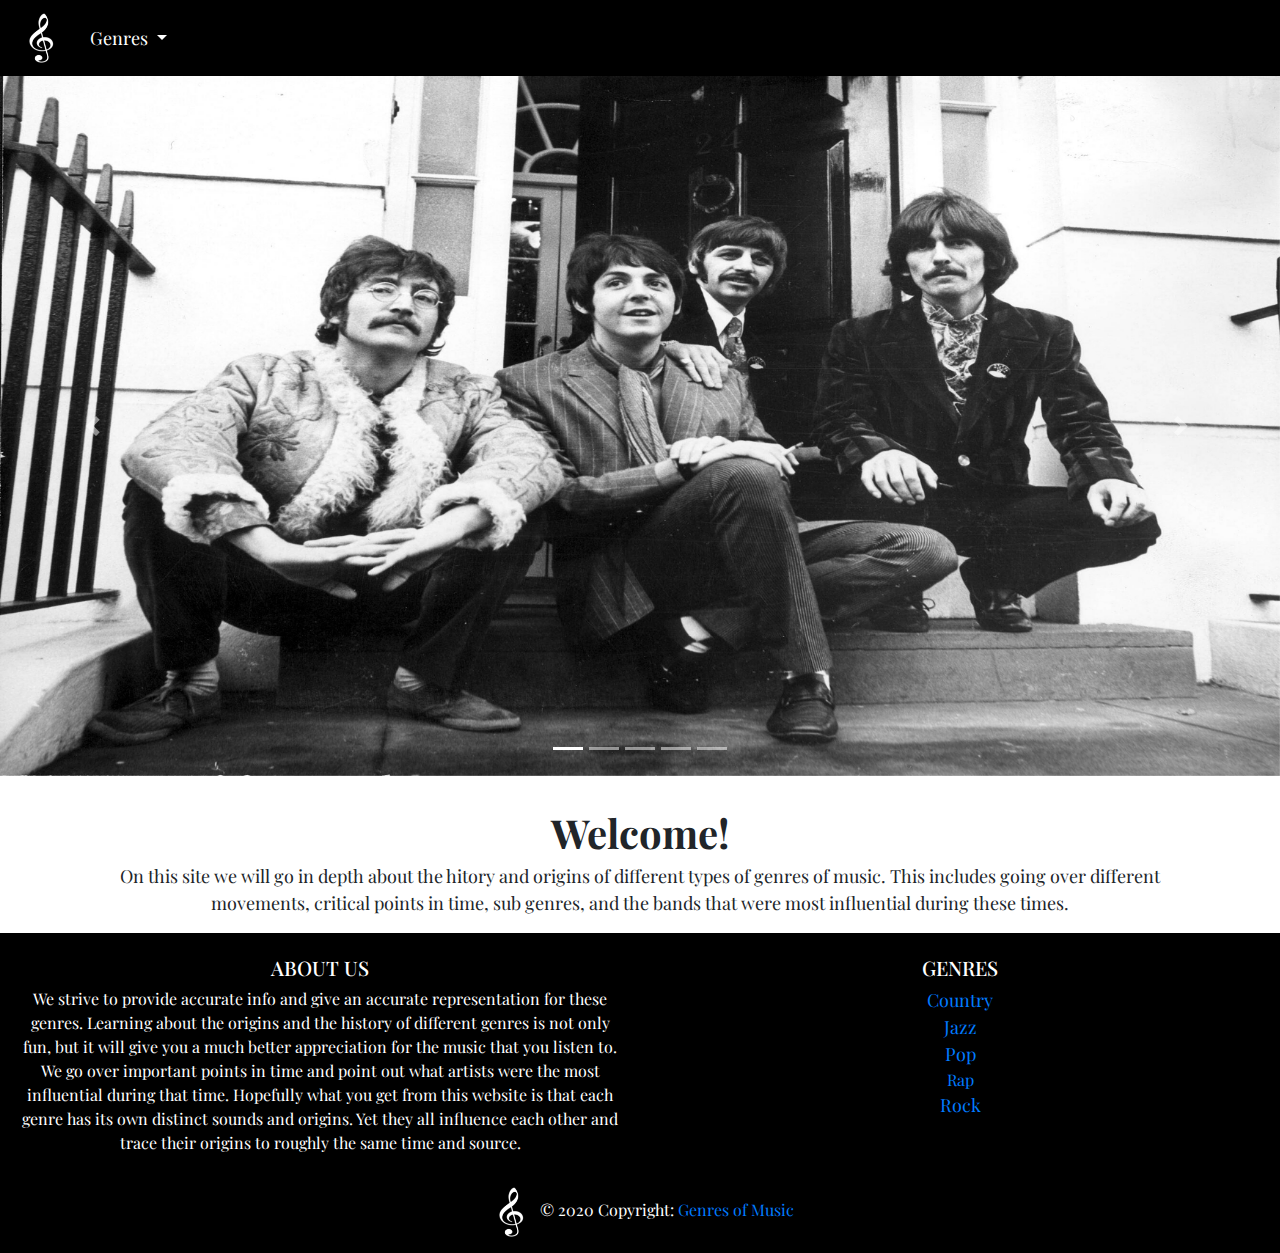
<file: index.html>
<!doctype html>
<html lang="en">

<head>
    <meta charset="UTF-8">
    <meta name="viewport" content="width=device-width, initial-scale=1.0">
    <title>Genres of Music</title>
    <meta name="description" content="Home page that describes what the webpage is about(genres of music)">
    <meta name="author" content="Jordan Garrett">
    <!-- Creates an icon on the tab -->
    <link rel="shortcut icon" type="image/png" href="images/websiteicon.png">
    <!-- Bootstrap v4 -->
    <link href="css/bootstrap.css" rel="stylesheet" type="text/css" media="screen">
    <link href="css/music.css" rel="stylesheet" type="text/css" media="screen">

</head>

<body>
  <!-- Puts the navbar at the top of the page -->
    <nav class="navbar navbar-expand-lg navbar-custom nav-fill w-100 justify-content-between">
        <a class="navbar-brand" href="index.html"><img src="images/websiteicon.png" alt="logo" height="50" width="50"></a>
        <button class="navbar-toggler" type="button" data-toggle="collapse" data-target="#navbarSupportedContent" aria-controls="navbarSupportedContent" aria-expanded="false" aria-label="Toggle navigation">
            <span class="navbar-toggler-icon"></span>
        </button>
        <!-- Creates a dropdown menu as opposed to clickable links -->
        <div class="collapse navbar-collapse" id="navbarSupportedContent">
            <ul class="navbar-nav mr-auto">
                <li class="nav-item dropdown">
                    <a class="nav-link dropdown-toggle" role="button" data-toggle="dropdown" aria-haspopup="true" aria-expanded="false">
                        Genres
                    </a>
                    <div class="dropdown-menu">
                        <a class="dropdown-item" href="country.html">Country</a>
                        <a class="dropdown-item" href="jazz.html">Jazz</a>
                        <a class="dropdown-item" href="pop.html">Pop</a>
                        <a class="dropdown-item" href="rap.html">Rap</a>
                        <a class="dropdown-item" href="rock.html">Rock</a>
                    </div>
                </li>
            </ul>
        </div>
    </nav>


    <div id="carouselExampleIndicators" class="carousel slide" data-ride="carousel" data-interval="5000">
        <ol class="carousel-indicators">
            <li data-target="#carouselExampleIndicators" data-slide-to="0" class="active"></li>
            <li data-target="#carouselExampleIndicators" data-slide-to="1"></li>
            <li data-target="#carouselExampleIndicators" data-slide-to="2"></li>
            <li data-target="#carouselExampleIndicators" data-slide-to="3"></li>
            <li data-target="#carouselExampleIndicators" data-slide-to="4"></li>
        </ol>
        <div class="carousel-inner">
            <div class="carousel-item active">
                <img class="d-block w-100 carousel" src="images/thebeatlescarousel.jpg" height="1000" width="500" alt="First slide">
            </div>
            <div class="carousel-item">
                <img class="d-block w-100 carousel" src="images/johnny_cashcarousel.jpg" height="1000" width="380" alt="Second slide">
            </div>
            <div class="carousel-item">
                <img class="d-block w-100 carousel" src="images/tupaccarousel.jpg" height="1000" width="380" alt="Third slide">
            </div>
            <div class="carousel-item">
                <img class="d-block w-100 carousel" src="images/louis_armstrongcarousel.jpg" height="1000" width="380" alt="Fourth slide">
            </div>
             <div class="carousel-item">
                <img class="d-block w-100 carousel" src="images/michael_jacksoncarousel.jpeg" height="1000" width="380" alt="Fifth slide">
            </div>
        </div>
        <a class="carousel-control-prev" href="#carouselExampleIndicators" role="button" data-slide="prev">
            <span class="carousel-control-prev-icon" aria-hidden="true"></span>
            <span class="sr-only">Previous</span>
        </a>
        <a class="carousel-control-next" href="#carouselExampleIndicators" role="button" data-slide="next">
            <span class="carousel-control-next-icon" aria-hidden="true"></span>
            <span class="sr-only">Next</span>
        </a>
    </div>


    <div class="container">
        <div class="row">
            <div class="col-12">
                <h1 style="text-align:center;">Welcome!</h1>
                <p>On this site we will go in depth about the hitory and origins of different types of genres of music. This includes going over different movements, critical points in time, sub genres, and the bands that were most influential during these times.</p>
            </div>
        </div>
    </div>
    
     <!-- Footer -->
    <footer class="page-footer font-small blue pt-4">

        <!-- Footer Links -->
        <div class="container-fluid text-center text-md-left">

            <!-- Grid row -->
            <div class="row">

                <!-- Grid column -->
                <div class="col-md-6 mt-md-0 mt-3">

                    <!-- Content -->
                    <h5 class="text-uppercase text-center" style="color:#fff">About Us</h5>
                   
                     <!-- Content -->
                     <p style="font-size: 16px; color:#fff">We strive to provide accurate info and give an accurate representation for these genres. Learning about the origins and the history of different genres is not only fun, but it will give you a much better appreciation for the music that you listen to. We go over important points in time and point out what artists were the most influential during that time. Hopefully what you get from this website is that each genre has its own distinct sounds and origins. Yet they all influence each other and trace their origins to roughly the same time and source.</p>
                
                    </div>
                <!-- Grid column -->
                <div class="col-md-6 mt-md-0 mt-3">

                    <!-- Content -->
                    <h5 class="text-uppercase text-center" style="color:#fff">Genres</h5>

                    <!-- Links -->

                    <ul class="list-unstyled text-center">
                        <li>
                            <a href="country.html">Country</a>
                        </li>
                        <li>
                            <a href="jazz.html">Jazz</a>
                        </li>
                        <li>
                            <a href="pop.html">Pop</a>
                        </li>
                            <a href="rap.html">Rap</a>
                        </li>
                        <li>
                            <a href="rock.html">Rock</a>
                        </li>
                    </ul> 
                </div>
            </div>
            <!-- Grid row -->

        </div>
        <!-- Footer Links -->

        <!-- Copyright -->
        <div class="footer-copyright text-center py-3" style="color:#fff"><img src="images/websiteicon.png" alt="logo" height="50" width="50">
            © 2020 Copyright:
            <a href="index.html"> Genres of Music</a>
        </div>
        <!-- Copyright -->

    </footer>
    <!-- Footer -->
        <!-- jQuery and Bootstrap links - do not delete! -->
        <script src="https://code.jquery.com/jquery-3.2.1.slim.min.js" integrity="sha384-KJ3o2DKtIkvYIK3UENzmM7KCkRr/rE9/Qpg6aAZGJwFDMVNA/GpGFF93hXpG5KkN" crossorigin="anonymous"></script>
        <script src="https://cdnjs.cloudflare.com/ajax/libs/popper.js/1.11.0/umd/popper.min.js" integrity="sha384-b/U6ypiBEHpOf/4+1nzFpr53nxSS+GLCkfwBdFNTxtclqqenISfwAzpKaMNFNmj4" crossorigin="anonymous"></script>
        <script src="https://maxcdn.bootstrapcdn.com/bootstrap/4.0.0-beta/js/bootstrap.min.js" integrity="sha384-h0AbiXch4ZDo7tp9hKZ4TsHbi047NrKGLO3SEJAg45jXxnGIfYzk4Si90RDIqNm1" crossorigin="anonymous"></script>
        <!-- end of do not delete -->
</body>

</html>
</file>
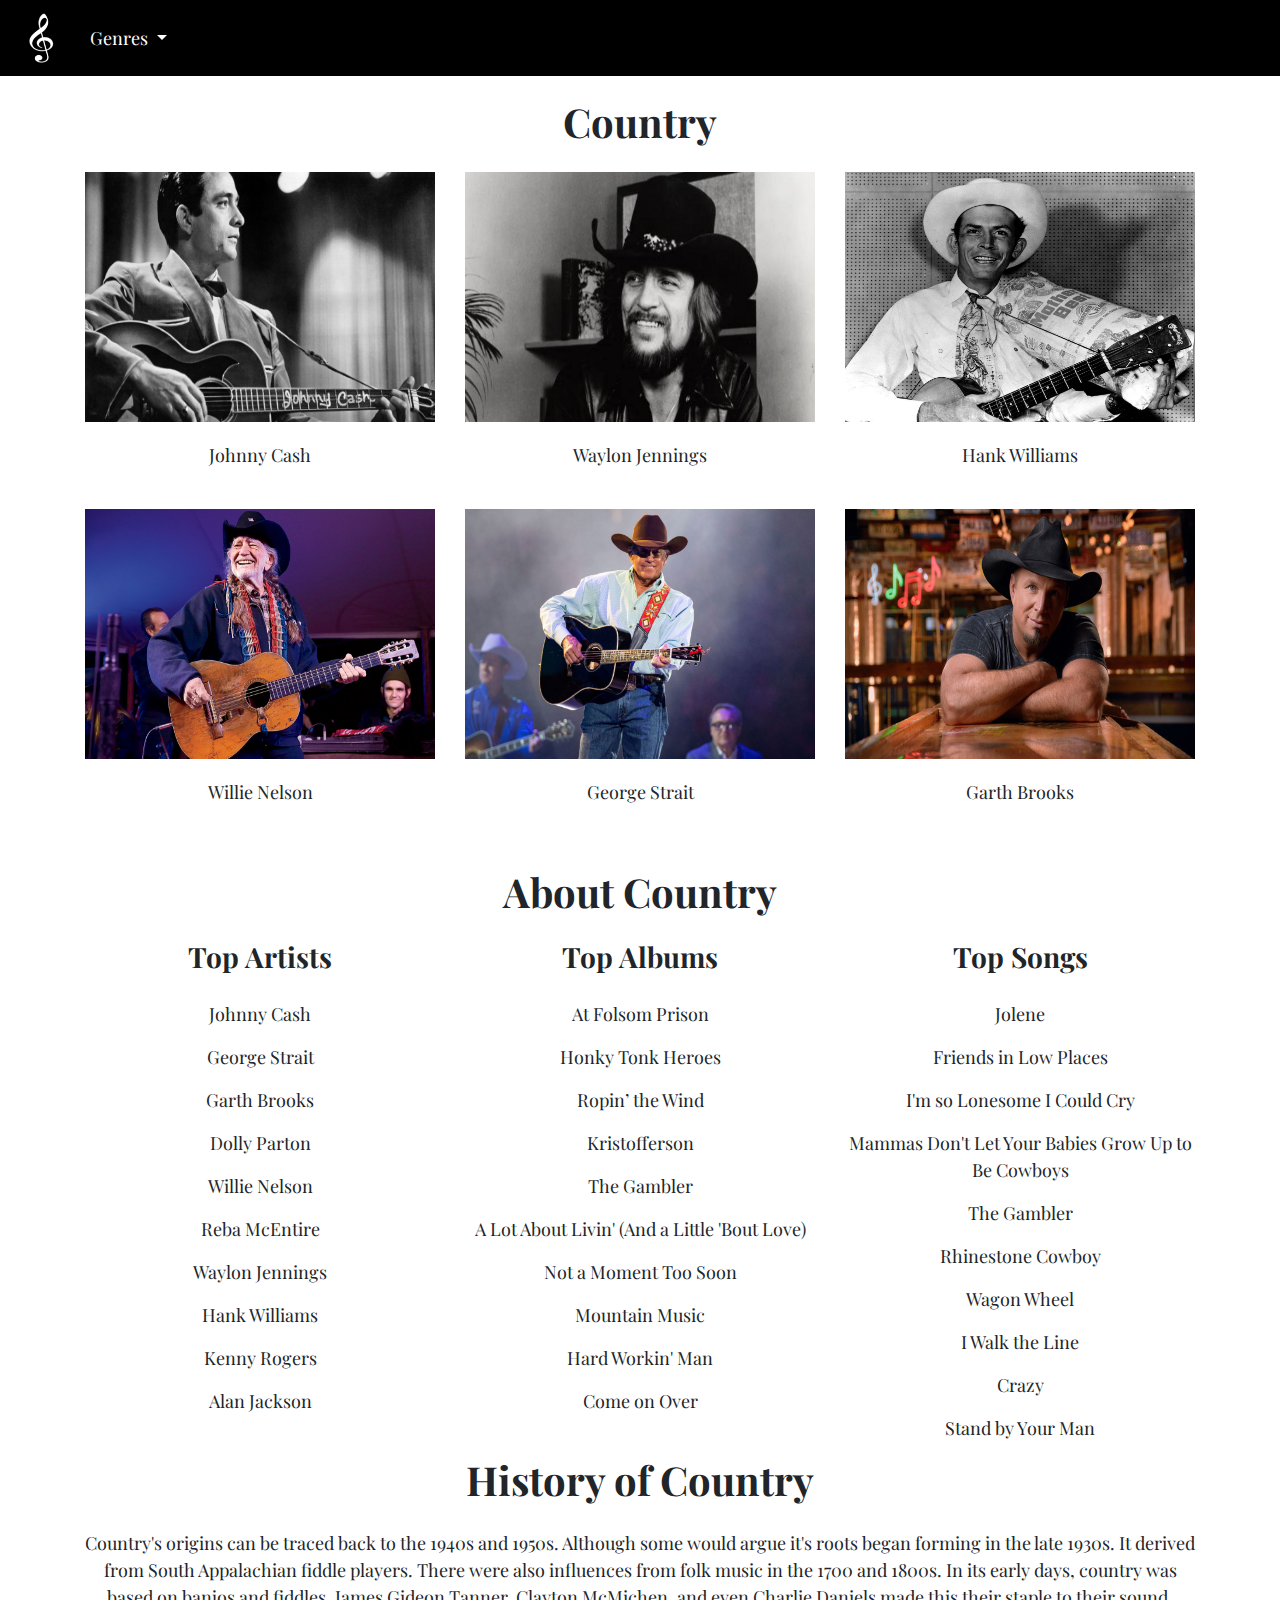
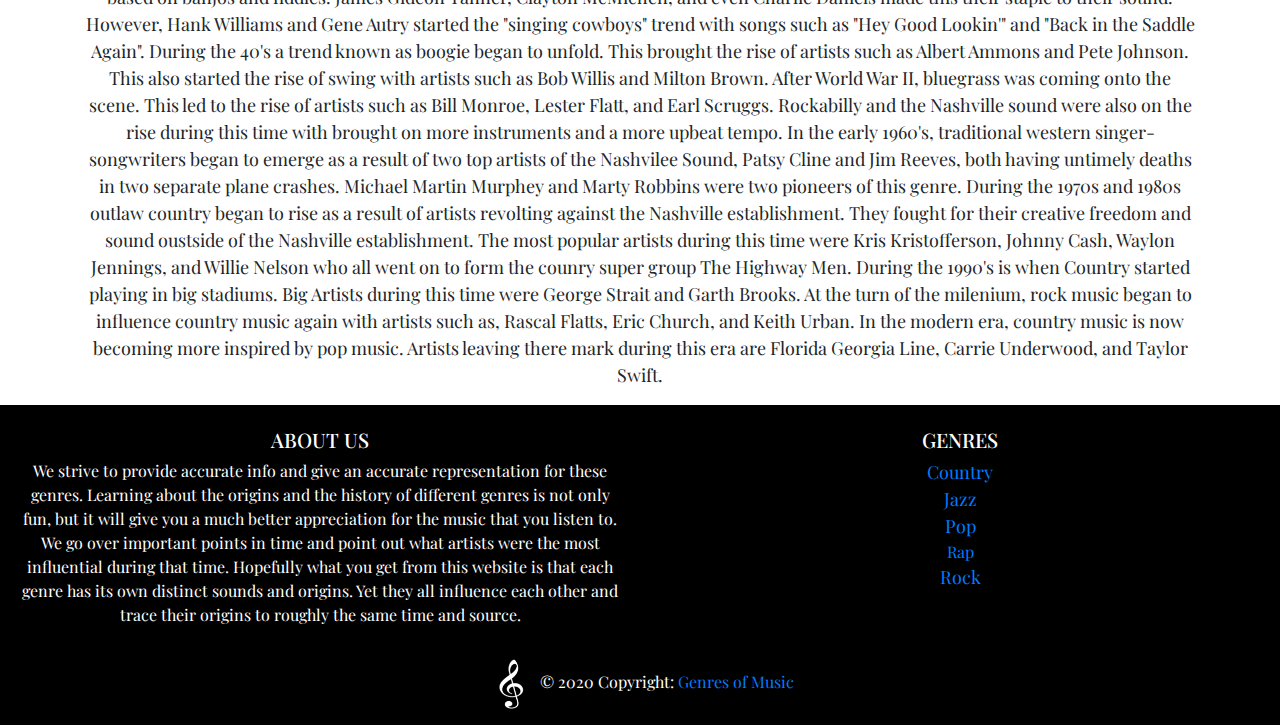
<file: country.html>
<!doctype html>
<html lang="en">

<head>
    <meta charset="UTF-8">
    <meta name="viewport" content="width=device-width, initial-scale=1.0">
    <title>Country</title>
    <meta name="description" content="This page dives in depth about the history of country.">
    <meta name="author" content="Jordan Garrett">
    <!-- Creates an icon on the tab -->
    <link rel="shortcut icon" type="image/png" href="images/websiteicon.png">
    <!-- Bootstrap v4 -->
    <link href="css/bootstrap.css" rel="stylesheet" type="text/css" media="screen">
    <link href="css/music.css" rel="stylesheet" type="text/css" media="screen">

</head>

<body>
    <!-- Puts the navbar at the top of the page -->
    <nav class="navbar navbar-expand-lg navbar-custom nav-fill w-100 justify-content-between">
        <a class="navbar-brand" href="index.html"><img src="images/websiteicon.png" alt="logo" height="50" width="50"></a>
        <button class="navbar-toggler" type="button" data-toggle="collapse" data-target="#navbarSupportedContent" aria-controls="navbarSupportedContent" aria-expanded="false" aria-label="Toggle navigation">
            <span class="navbar-toggler-icon"></span>
        </button>
        <!-- Creates a dropdown menu as opposed to clickable links -->
        <div class="collapse navbar-collapse" id="navbarSupportedContent">
            <ul class="navbar-nav mr-auto">
                <li class="nav-item dropdown">
                    <a class="nav-link dropdown-toggle" href="cats.html" role="button" data-toggle="dropdown" aria-haspopup="true" aria-expanded="false">
                        Genres
                    </a>
                    <div class="dropdown-menu">
                        <a class="dropdown-item" href="country.html">Country</a>
                        <a class="dropdown-item" href="jazz.html">Jazz</a>
                        <a class="dropdown-item" href="pop.html">Pop</a>
                        <a class="dropdown-item" href="rap.html">Rap</a>
                        <a class="dropdown-item" href="rock.html">Rock</a>
                    </div>
                </li>
            </ul>
        </div>
    </nav>


    <div class="container my-4">

        <h1 style="padding-bottom: 20px">Country</h1>

        <!-- Sets up the layout of the modal images -->
        <!-- Grid row -->
        <div class="row">

            <!-- Grid column -->
            <div class="col-lg-4 col-md-12 mb-4">

                <!--Modal: Name-->
                <div class="modal fade" id="modal1" tabindex="-1" role="dialog" aria-hidden="true">
                    <div class="modal-dialog modal-lg" role="document">

                        <!--Content-->
                        <div class="modal-content">

                            <!--Body-->
                            <div class="modal-body mb-0 p-0">

                                <div class="embed-responsive embed-responsive-16by9 z-depth-1-half">
                                    <img class="embed-responsive-item" src="images/johnny_cash.jpg" alt="johnny_cash">
                                </div>

                            </div>

                            <!--Footer-->
                            <div class="modal-footer justify-content-center">
                                <span class="mr-4">Johnny Cash</span>
                                <button type="button" class="btn btn-outline-primary btn-rounded btn-md ml-4" data-dismiss="modal">Close</button>

                            </div>

                        </div>
                        <!--/.Content-->

                    </div>
                </div>
                <!--Modal: Name-->

                <a><img height="250px" width="350px" src="images/johnny_cash.jpg" alt="johnny_cash" data-toggle="modal" data-target="#modal1"></a>
                <p style="padding-top: 20px">Johnny Cash</p>

            </div>
            <!-- Grid column -->

            <!-- Grid column -->
            <div class="col-lg-4 col-md-6 mb-4">

                <!--Modal: Name-->
                <div class="modal fade" id="modal6" tabindex="-1" role="dialog" aria-hidden="true">
                    <div class="modal-dialog modal-lg" role="document">

                        <!--Content-->
                        <div class="modal-content modal-fullscreen">

                            <!--Body-->
                            <div class="modal-body mb-0 p-0">

                                <div class="embed-responsive embed-responsive-16by9 z-depth-1-half">
                                    <img class="embed-responsive-item" src="images/waylon_jennings.jpg" alt="waylon_jennings">
                                </div>

                            </div>

                            <!--Footer-->
                            <div class="modal-footer justify-content-center">
                                <span class="mr-4">Waylon Jennings</span>
                                <button type="button" class="btn btn-outline-primary btn-rounded btn-md ml-4" data-dismiss="modal">Close</button>

                            </div>

                        </div>
                        <!--/.Content-->

                    </div>
                </div>
                <!--Modal: Name-->

                <a><img height="250px" width="350px" src="images/waylon_jennings.jpg" alt="waylon_jennings" data-toggle="modal" data-target="#modal6"></a>
                <p style="padding-top: 20px">Waylon Jennings</p>

            </div>
            <!-- Grid column -->

            <!-- Grid column -->
            <div class="col-lg-4 col-md-6 mb-4">

                <!--Modal: Name-->
                <div class="modal fade" id="modal4" tabindex="-1" role="dialog" aria-hidden="true">
                    <div class="modal-dialog modal-lg" role="document">

                        <!--Content-->
                        <div class="modal-content">

                            <!--Body-->
                            <div class="modal-body mb-0 p-0">

                                <div class="embed-responsive embed-responsive-16by9 z-depth-1-half">
                                    <img class="embed-responsive-item" src="images/hank_williams.jpg" alt="hank_williams">
                                </div>

                            </div>

                            <!--Footer-->
                            <div class="modal-footer justify-content-center">
                                <span class="mr-4">Hank Williams</span>
                                <button type="button" class="btn btn-outline-primary btn-rounded btn-md ml-4" data-dismiss="modal">Close</button>

                            </div>

                        </div>
                        <!--/.Content-->

                    </div>
                </div>
                <!--Modal: Name-->

                <a><img img height="250px" width="350px" src="images/hank_williams.jpg" alt="hank_williams" data-toggle="modal" data-target="#modal4"></a>
                <p style="padding-top: 20px">Hank Williams</p>

            </div>
            <!-- Grid column -->

        </div>
        <!-- Grid row -->

        <!-- Grid row -->
        <div class="row">

            <!-- Grid column -->
            <div class="col-lg-4 col-md-12 mb-4">

                <!--Modal: Name-->
                <div class="modal fade" id="modal2" tabindex="-1" role="dialog" aria-hidden="true">
                    <div class="modal-dialog modal-lg" role="document">

                        <!--Content-->
                        <div class="modal-content">

                            <!--Body-->
                            <div class="modal-body mb-0 p-0">

                                <div class="embed-responsive embed-responsive-16by9 z-depth-1-half">
                                    <img class="embed-responsive-item" src="images/willie_nelson.jpg" alt="willie_nelson">
                                </div>

                            </div>

                            <!--Footer-->
                            <div class="modal-footer justify-content-center">
                                <span class="mr-4">Willie Nelson</span>
                                <button type="button" class="btn btn-outline-primary btn-rounded btn-md ml-4" data-dismiss="modal">Close</button>

                            </div>

                        </div>
                        <!--/.Content-->

                    </div>
                </div>
                <!--Modal: Name-->

                <a><img img height="250px" width="350px" src="images/willie_nelson.jpg" alt="willie_nelson" data-toggle="modal" data-target="#modal2"></a>
                <p style="padding-top: 20px">Willie Nelson</p>

            </div>
            <!-- Grid column -->

            <!-- Grid column -->
            <div class="col-lg-4 col-md-6 mb-4">

                <!--Modal: Name-->
                <div class="modal fade" id="modal5" tabindex="-1" role="dialog" aria-hidden="true">
                    <div class="modal-dialog modal-lg" role="document">

                        <!--Content-->
                        <div class="modal-content">

                            <!--Body-->
                            <div class="modal-body mb-0 p-0">

                                <div class="embed-responsive embed-responsive-16by9 z-depth-1-half">
                                    <img class="embed-responsive-item" src="images/george_strait.jpg" alt="george_strait">
                                </div>

                            </div>

                            <!--Footer-->
                            <div class="modal-footer justify-content-center">
                                <span class="mr-4">George Strait</span>
                                <button type="button" class="btn btn-outline-primary btn-rounded btn-md ml-4" data-dismiss="modal">Close</button>

                            </div>

                        </div>
                        <!--/.Content-->

                    </div>
                </div>
                <!--Modal: Name-->

                <a><img height="250px" width="350px" src="images/george_strait.jpg" alt="george_strait" data-toggle="modal" data-target="#modal5"></a>
                <p style="padding-top: 20px">George Strait</p>

            </div>
            <!-- Grid column -->

            <!-- Grid column -->
            <div class="col-lg-4 col-md-6 mb-4">

                <!--Modal: Name-->
                <div class="modal fade" id="modal3" tabindex="-1" role="dialog" aria-hidden="true">
                    <div class="modal-dialog modal-lg" role="document">

                        <!--Content-->
                        <div class="modal-content">

                            <!--Body-->
                            <div class="modal-body mb-0 p-0">

                                <div class="embed-responsive embed-responsive-16by9 z-depth-1-half">
                                    <img class="embed-responsive-item" src="images/garth_brooks.jpg" alt="garth_brooks">
                                </div>

                            </div>

                            <!--Footer-->
                            <div class="modal-footer d-block d-md-flex justify-content-center">
                                <span class="mr-4">Garth Brooks</span>
                                <button type="button" class="btn btn-outline-primary btn-rounded btn-md ml-4" data-dismiss="modal">Close</button>

                            </div>

                        </div>
                        <!--/.Content-->

                    </div>
                </div>
                <!--Modal: Name-->

                <a><img height="250px" width="350px" src="images/garth_brooks.jpg" alt="garth_brooks" data-toggle="modal" data-target="#modal3"></a>
                <p style="padding-top: 20px">Garth Brooks</p>

            </div>
            <!-- Grid column -->

        </div>
        <!-- Grid row -->

    </div>
    <div class="container">
        <div class="row">
            <div class="col-12">
                <h1 style="text-align:center; padding-bottom: 20px;">About Country</h1>
            </div>
            <div class="col-12 col-md-4">
                <h3 style="text-align:center; padding-bottom: 20px;">Top Artists</h3>
                <p>Johnny Cash</p>
                <p>George Strait</p>
                <p>Garth Brooks</p>
                <p>Dolly Parton</p>
                <p>Willie Nelson</p>
                <p>Reba McEntire</p>
                <p>Waylon Jennings</p>
                <p>Hank Williams</p>
                <p>Kenny Rogers</p>
                <p>Alan Jackson</p>
            </div>
        <div class="col-12 col-md-4 pb-0">
                <h3 style="text-align:center; padding-bottom: 20px;">Top Albums</h3>
                <p>At Folsom Prison</p>
                <p>Honky Tonk Heroes</p>
                <p>Ropin’ the Wind</p>
                <p>Kristofferson</p>
                <p>The Gambler</p>
                <p>A Lot About Livin' (And a Little 'Bout Love)</p>
                <p>Not a Moment Too Soon</p>
                <p>Mountain Music</p>
                <p>Hard Workin' Man</p>
                <p>Come on Over</p>
            </div>
             <div class="col-12 col-md-4">
                <h3 style="text-align:center; padding-bottom: 20px;">Top Songs</h3>
                <p>Jolene</p>
                <p>Friends in Low Places</p>
                <p>I'm so Lonesome I Could Cry</p>
                <p>Mammas Don't Let Your Babies Grow Up to Be Cowboys</p>
                <p>The Gambler</p>
                <p>Rhinestone Cowboy</p>
                <p>Wagon Wheel</p>
                <p>I Walk the Line</p>
                <p>Crazy</p>
                <p>Stand by Your Man</p>
            </div>
            <div class="col-12">
                <h1 style="text-align:center; padding-bottom: 20px;">History of Country</h1>
                <p>Country's origins can be traced back to the 1940s and 1950s. Although some would argue it's roots began forming in the late 1930s. It derived from South Appalachian fiddle players. There were also influences from folk music in the 1700 and 1800s. In its early days, country was based on banjos and fiddles. James Gideon Tanner, Clayton McMichen, and even Charlie Daniels made this their staple to their sound. However, Hank Williams and Gene Autry started the "singing cowboys" trend with songs such as "Hey Good Lookin'" and "Back in the Saddle Again". During the 40's a trend known as boogie began to unfold. This brought the rise of artists such as Albert Ammons and Pete Johnson. This also started the rise of swing with artists such as Bob Willis and Milton Brown. After World War II, bluegrass was coming onto the scene. This led to the rise of artists such as Bill Monroe, Lester Flatt, and Earl Scruggs. Rockabilly and the Nashville sound were also on the rise during this time with brought on more instruments and a more upbeat tempo. In the early 1960's, traditional western singer-songwriters began to emerge as a result of two top artists of the Nashvilee Sound, Patsy Cline and Jim Reeves, both having untimely deaths in two separate plane crashes. Michael Martin Murphey and Marty Robbins were two pioneers of this genre. During the 1970s and 1980s outlaw country began to rise as a result of artists revolting against the Nashville establishment. They fought for their creative freedom and sound oustside of the Nashville establishment. The most popular artists during this time were Kris Kristofferson, Johnny Cash, Waylon Jennings, and Willie Nelson who all went on to form the counry super group The Highway Men. During the 1990's is when Country started playing in big stadiums. Big Artists during this time were George Strait and Garth Brooks. At the turn of the milenium, rock music began to influence country music again with artists such as, Rascal Flatts, Eric Church, and Keith Urban. In the modern era, country music is now becoming more inspired by pop music. Artists leaving there mark during this era are Florida Georgia Line, Carrie Underwood, and Taylor Swift.</p>
            </div>
        </div>
    </div>

    <!-- Footer -->
    <footer class="page-footer font-small blue pt-4">

        <!-- Footer Links -->
        <div class="container-fluid text-center text-md-left">

            <!-- Grid row -->
            <div class="row">

                <!-- Grid column -->
                <div class="col-md-6 mt-md-0 mt-3">

                    <!-- Content -->
                    <h5 class="text-uppercase text-center" style="color:#fff">About Us</h5>
                   
                     <!-- Content -->
                     <p style="font-size: 16px; color:#fff">We strive to provide accurate info and give an accurate representation for these genres. Learning about the origins and the history of different genres is not only fun, but it will give you a much better appreciation for the music that you listen to. We go over important points in time and point out what artists were the most influential during that time. Hopefully what you get from this website is that each genre has its own distinct sounds and origins. Yet they all influence each other and trace their origins to roughly the same time and source.</p>
                
                    </div>
                <!-- Grid column -->
                <div class="col-md-6 mt-md-0 mt-3">

                    <!-- Content -->
                    <h5 class="text-uppercase text-center" style="color:#fff">Genres</h5>

                    <!-- Links -->

                    <ul class="list-unstyled text-center">
                        <li>
                            <a href="country.html">Country</a>
                        </li>
                        <li>
                            <a href="jazz.html">Jazz</a>
                        </li>
                        <li>
                            <a href="pop.html">Pop</a>
                        </li>
                            <a href="rap.html">Rap</a>
                        </li>
                        <li>
                            <a href="rock.html">Rock</a>
                        </li>
                    </ul> 
                </div>
            </div>
            <!-- Grid row -->

        </div>
        <!-- Footer Links -->

        <!-- Copyright -->
        <div class="footer-copyright text-center py-3" style="color:#fff"><img src="images/websiteicon.png" alt="logo" height="50" width="50">
            © 2020 Copyright:
            <a href="index.html"> Genres of Music</a>
        </div>
        <!-- Copyright -->

    </footer>
    <!-- Footer -->

    <!-- jQuery and Bootstrap links - do not delete! -->
    <script src="https://code.jquery.com/jquery-3.2.1.slim.min.js" integrity="sha384-KJ3o2DKtIkvYIK3UENzmM7KCkRr/rE9/Qpg6aAZGJwFDMVNA/GpGFF93hXpG5KkN" crossorigin="anonymous"></script>
    <script src="https://cdnjs.cloudflare.com/ajax/libs/popper.js/1.11.0/umd/popper.min.js" integrity="sha384-b/U6ypiBEHpOf/4+1nzFpr53nxSS+GLCkfwBdFNTxtclqqenISfwAzpKaMNFNmj4" crossorigin="anonymous"></script>
    <script src="https://maxcdn.bootstrapcdn.com/bootstrap/4.0.0-beta/js/bootstrap.min.js" integrity="sha384-h0AbiXch4ZDo7tp9hKZ4TsHbi047NrKGLO3SEJAg45jXxnGIfYzk4Si90RDIqNm1" crossorigin="anonymous"></script>
    <!-- end of do not delete -->
</body>

</html>
</file>
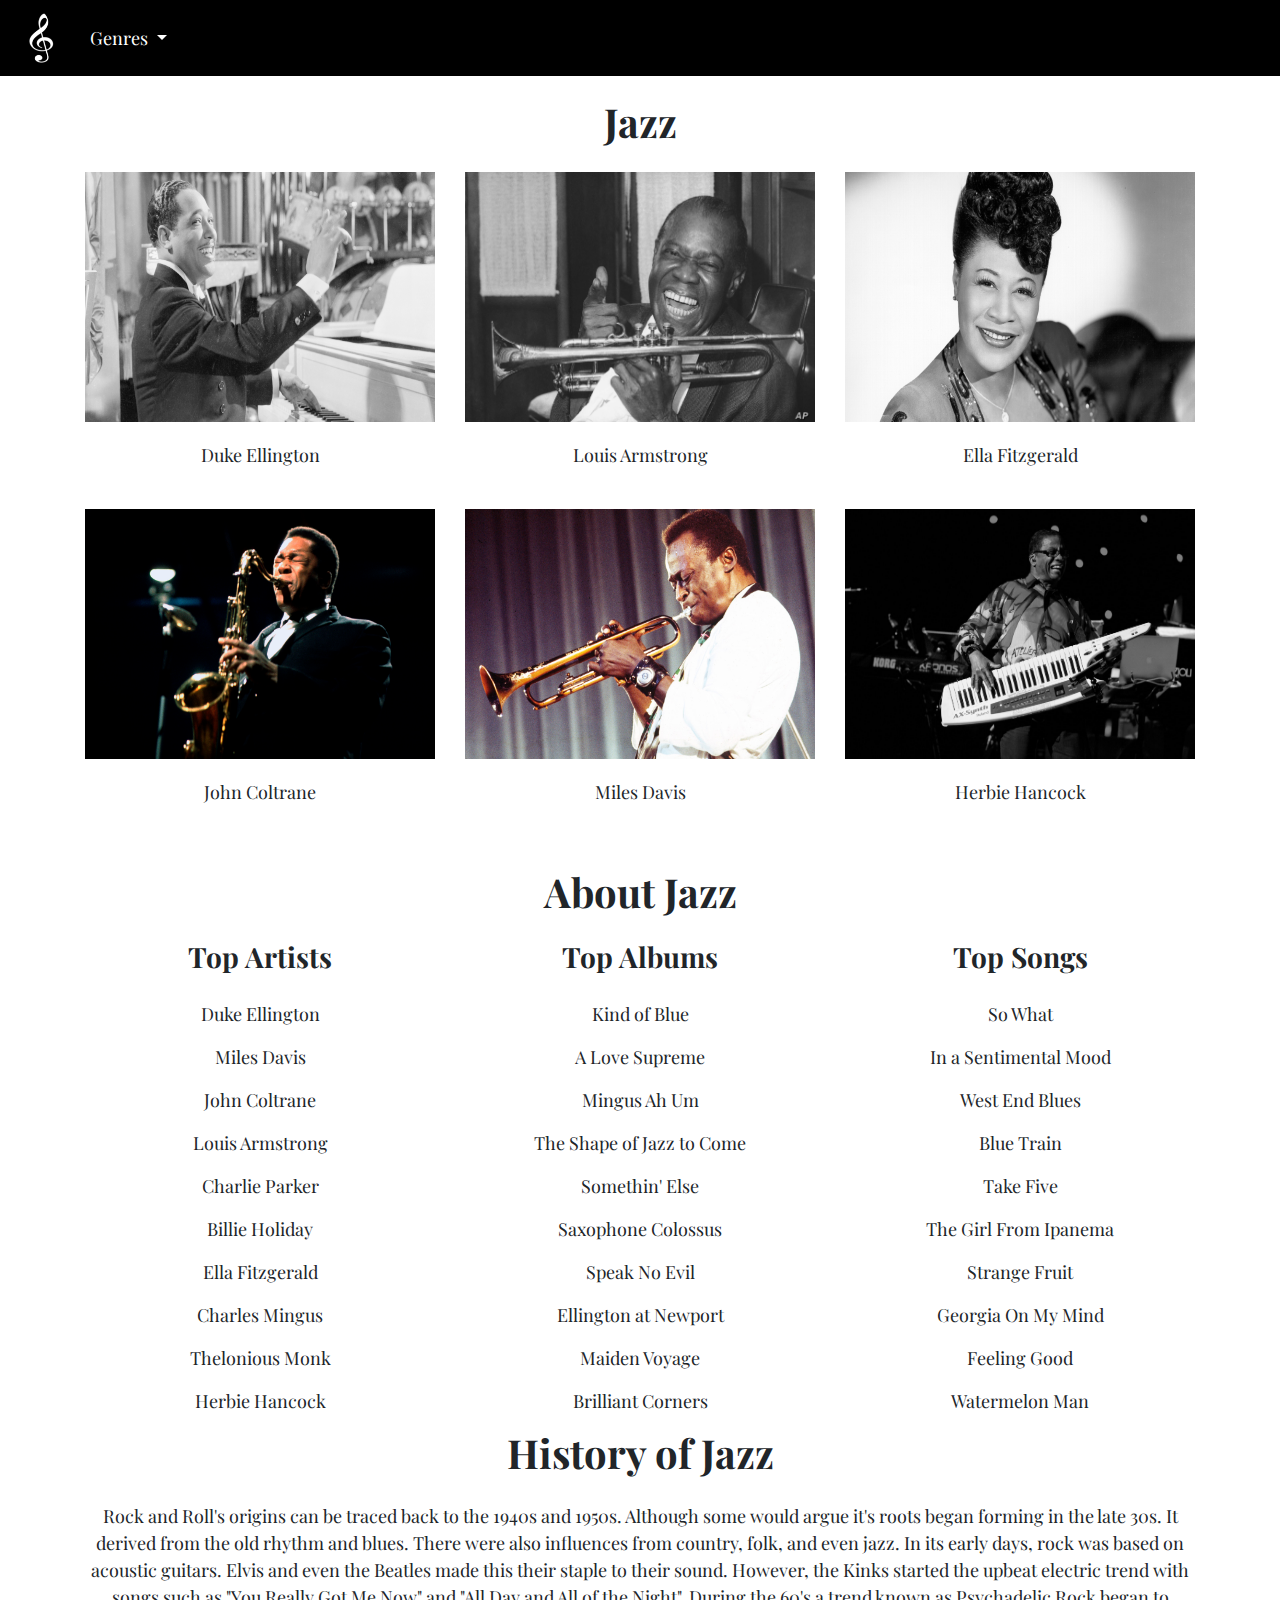
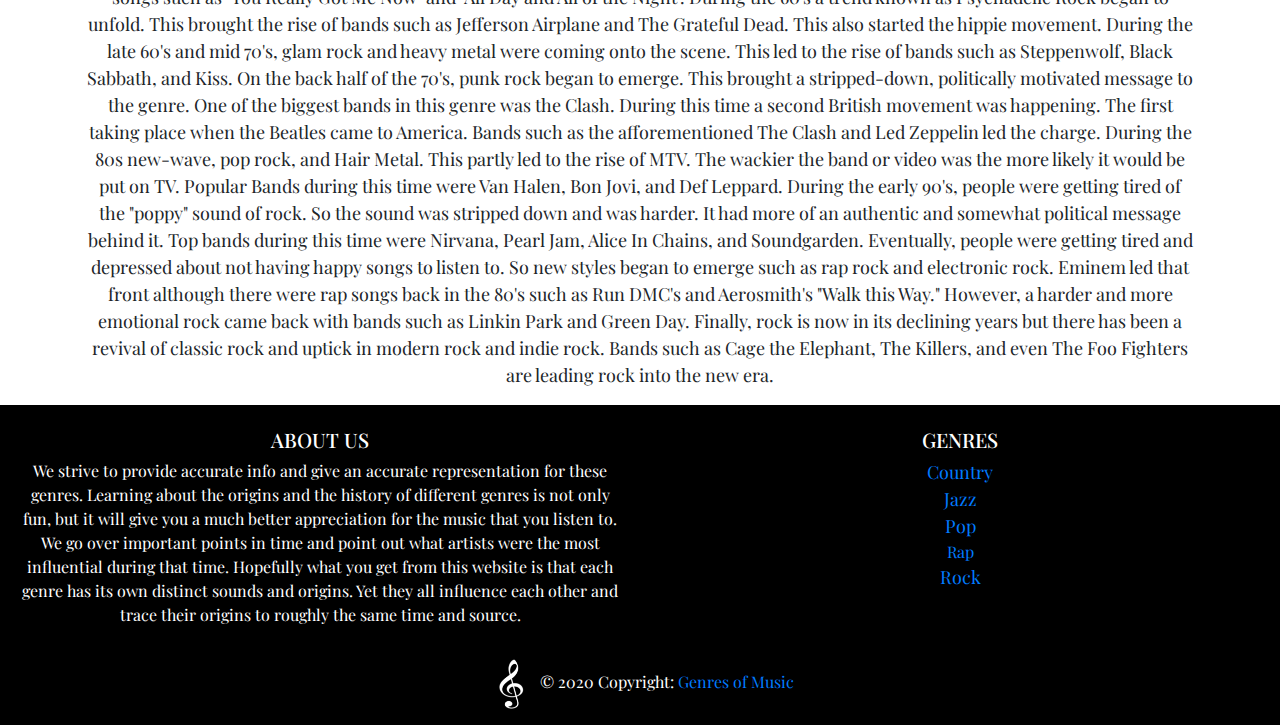
<file: jazz.html>
<!doctype html>
<html lang="en">

<head>
    <meta charset="UTF-8">
    <meta name="viewport" content="width=device-width, initial-scale=1.0">
    <title>Jazz</title>
    <meta name="description" content="This page dives in depth about the history of jazz.">
    <meta name="author" content="Jordan Garrett">
    <!-- Creates an icon on the tab -->
    <link rel="shortcut icon" type="image/png" href="images/websiteicon.png">
    <!-- Bootstrap v4 -->
    <link href="css/bootstrap.css" rel="stylesheet" type="text/css" media="screen">
    <link href="css/music.css" rel="stylesheet" type="text/css" media="screen">

</head>

<body>
    <!-- Puts the navbar at the top of the page -->
    <nav class="navbar navbar-expand-lg navbar-custom nav-fill w-100 justify-content-between">
        <a class="navbar-brand" href="index.html"><img src="images/websiteicon.png" alt="logo" height="50" width="50"></a>
        <button class="navbar-toggler" type="button" data-toggle="collapse" data-target="#navbarSupportedContent" aria-controls="navbarSupportedContent" aria-expanded="false" aria-label="Toggle navigation">
            <span class="navbar-toggler-icon"></span>
        </button>
        <!-- Creates a dropdown menu as opposed to clickable links -->
        <div class="collapse navbar-collapse" id="navbarSupportedContent">
            <ul class="navbar-nav mr-auto">
                <li class="nav-item dropdown">
                    <a class="nav-link dropdown-toggle" href="cats.html" role="button" data-toggle="dropdown" aria-haspopup="true" aria-expanded="false">
                        Genres
                    </a>
                    <div class="dropdown-menu">
                        <a class="dropdown-item" href="country.html">Country</a>
                        <a class="dropdown-item" href="jazz.html">Jazz</a>
                        <a class="dropdown-item" href="pop.html">Pop</a>
                        <a class="dropdown-item" href="rap.html">Rap</a>
                        <a class="dropdown-item" href="rock.html">Rock</a>
                    </div>
                </li>
            </ul>
        </div>
    </nav>


    <div class="container my-4">

        <h1 style="padding-bottom: 20px">Jazz</h1>

        <!-- Sets up the layout of the modal images -->
        <!-- Grid row -->
        <div class="row">

            <!-- Grid column -->
            <div class="col-lg-4 col-md-12 mb-4">

                <!--Modal: Name-->
                <div class="modal fade" id="modal1" tabindex="-1" role="dialog" aria-hidden="true">
                    <div class="modal-dialog modal-lg" role="document">

                        <!--Content-->
                        <div class="modal-content">

                            <!--Body-->
                            <div class="modal-body mb-0 p-0">

                                <div class="embed-responsive embed-responsive-16by9 z-depth-1-half">
                                    <img class="embed-responsive-item" src="images/duke_ellington.jpg" alt="duke_ellington">
                                </div>

                            </div>

                            <!--Footer-->
                            <div class="modal-footer justify-content-center">
                                <span class="mr-4">Duke Ellington</span>
                                <button type="button" class="btn btn-outline-primary btn-rounded btn-md ml-4" data-dismiss="modal">Close</button>

                            </div>

                        </div>
                        <!--/.Content-->

                    </div>
                </div>
                <!--Modal: Name-->

                <a><img height="250px" width="350px" src="images/duke_ellington.jpg" alt="duke_ellington" data-toggle="modal" data-target="#modal1"></a>
                <p style="padding-top: 20px">Duke Ellington</p>

            </div>
            <!-- Grid column -->

            <!-- Grid column -->
            <div class="col-lg-4 col-md-6 mb-4">

                <!--Modal: Name-->
                <div class="modal fade" id="modal6" tabindex="-1" role="dialog" aria-hidden="true">
                    <div class="modal-dialog modal-lg" role="document">

                        <!--Content-->
                        <div class="modal-content modal-fullscreen">

                            <!--Body-->
                            <div class="modal-body mb-0 p-0">

                                <div class="embed-responsive embed-responsive-16by9 z-depth-1-half">
                                    <img class="embed-responsive-item" src="images/louis_armstrong.jpg" alt="louis_armstrong">
                                </div>

                            </div>

                            <!--Footer-->
                            <div class="modal-footer justify-content-center">
                                <span class="mr-4">Louis Armstrong</span>
                                <button type="button" class="btn btn-outline-primary btn-rounded btn-md ml-4" data-dismiss="modal">Close</button>

                            </div>

                        </div>
                        <!--/.Content-->

                    </div>
                </div>
                <!--Modal: Name-->

                <a><img height="250px" width="350px" src="images/louis_armstrong.jpg" alt="louis_armstrong" data-toggle="modal" data-target="#modal6"></a>
                <p style="padding-top: 20px">Louis Armstrong</p>

            </div>
            <!-- Grid column -->

            <!-- Grid column -->
            <div class="col-lg-4 col-md-6 mb-4">

                <!--Modal: Name-->
                <div class="modal fade" id="modal4" tabindex="-1" role="dialog" aria-hidden="true">
                    <div class="modal-dialog modal-lg" role="document">

                        <!--Content-->
                        <div class="modal-content">

                            <!--Body-->
                            <div class="modal-body mb-0 p-0">

                                <div class="embed-responsive embed-responsive-16by9 z-depth-1-half">
                                    <img class="embed-responsive-item" src="images/ella_fitzgerald.jpg" alt="ella_fitzgerald">
                                </div>

                            </div>

                            <!--Footer-->
                            <div class="modal-footer justify-content-center">
                                <span class="mr-4">Ella Fitzgerald</span>
                                <button type="button" class="btn btn-outline-primary btn-rounded btn-md ml-4" data-dismiss="modal">Close</button>

                            </div>

                        </div>
                        <!--/.Content-->

                    </div>
                </div>
                <!--Modal: Name-->

                <a><img height="250px" width="350px" src="images/ella_fitzgerald.jpg" alt="ella_fitzgerald" data-toggle="modal" data-target="#modal4"></a>
                <p style="padding-top: 20px">Ella Fitzgerald</p>

            </div>
            <!-- Grid column -->

        </div>
        <!-- Grid row -->

        <!-- Grid row -->
        <div class="row">

            <!-- Grid column -->
            <div class="col-lg-4 col-md-12 mb-4">

                <!--Modal: Name-->
                <div class="modal fade" id="modal2" tabindex="-1" role="dialog" aria-hidden="true">
                    <div class="modal-dialog modal-lg" role="document">

                        <!--Content-->
                        <div class="modal-content">

                            <!--Body-->
                            <div class="modal-body mb-0 p-0">

                                <div class="embed-responsive embed-responsive-16by9 z-depth-1-half">
                                    <img class="embed-responsive-item" src="images/john_coltrane.jpg" alt="john_coltrane">
                                </div>

                            </div>

                            <!--Footer-->
                            <div class="modal-footer justify-content-center">
                                <span class="mr-4">John Coltrane</span>
                                <button type="button" class="btn btn-outline-primary btn-rounded btn-md ml-4" data-dismiss="modal">Close</button>

                            </div>

                        </div>
                        <!--/.Content-->

                    </div>
                </div>
                <!--Modal: Name-->

                <a><img height="250px" width="350px" src="images/john_coltrane.jpg" alt="john_coltrane" data-toggle="modal" data-target="#modal2"></a>
                <p style="padding-top: 20px">John Coltrane</p>

            </div>
            <!-- Grid column -->

            <!-- Grid column -->
            <div class="col-lg-4 col-md-6 mb-4">

                <!--Modal: Name-->
                <div class="modal fade" id="modal5" tabindex="-1" role="dialog" aria-hidden="true">
                    <div class="modal-dialog modal-lg" role="document">

                        <!--Content-->
                        <div class="modal-content">

                            <!--Body-->
                            <div class="modal-body mb-0 p-0">

                                <div class="embed-responsive embed-responsive-16by9 z-depth-1-half">
                                    <img class="embed-responsive-item" src="images/miles_davis.jpg" alt="miles_davis">
                                </div>

                            </div>

                            <!--Footer-->
                            <div class="modal-footer justify-content-center">
                                <span class="mr-4">Miles Davis</span>
                                <button type="button" class="btn btn-outline-primary btn-rounded btn-md ml-4" data-dismiss="modal">Close</button>

                            </div>

                        </div>
                        <!--/.Content-->

                    </div>
                </div>
                <!--Modal: Name-->

                <a><img height="250px" width="350px" src="images/miles_davis.jpg" alt="miles_davis" data-toggle="modal" data-target="#modal5"></a>
                <p style="padding-top: 20px">Miles Davis</p>

            </div>
            <!-- Grid column -->

            <!-- Grid column -->
            <div class="col-lg-4 col-md-6 mb-4">

                <!--Modal: Name-->
                <div class="modal fade" id="modal3" tabindex="-1" role="dialog" aria-hidden="true">
                    <div class="modal-dialog modal-lg" role="document">

                        <!--Content-->
                        <div class="modal-content">

                            <!--Body-->
                            <div class="modal-body mb-0 p-0">

                                <div class="embed-responsive embed-responsive-16by9 z-depth-1-half">
                                    <img class="embed-responsive-item" src="images/herbie_hancock.jpeg" alt="herbie_hancock">
                                </div>

                            </div>

                            <!--Footer-->
                            <div class="modal-footer d-block d-md-flex justify-content-center">
                                <span class="mr-4">Herbie Hancock</span>
                                <button type="button" class="btn btn-outline-primary btn-rounded btn-md ml-4" data-dismiss="modal">Close</button>

                            </div>

                        </div>
                        <!--/.Content-->

                    </div>
                </div>
                <!--Modal: Name-->

                <a><img height="250px" width="350px" src="images/herbie_hancock.jpeg" alt="herbie_hancock" data-toggle="modal" data-target="#modal3"></a>
                <p style="padding-top: 20px">Herbie Hancock</p>

            </div>
            <!-- Grid column -->

        </div>
        <!-- Grid row -->

    </div>
    <div class="container">
        <div class="row">
            <div class="col-12">
                <h1 style="text-align:center; padding-bottom: 20px;">About Jazz</h1>
            </div>
            <div class="col-12 col-md-4">
                <h3 style="text-align:center; padding-bottom: 20px;">Top Artists</h3>
                <p>Duke Ellington</p>
                <p>Miles Davis</p>
                <p>John Coltrane</p>
                <p>Louis Armstrong</p>
                <p>Charlie Parker</p>
                <p>Billie Holiday</p>
                <p>Ella Fitzgerald</p>
                <p>Charles Mingus</p>
                <p>Thelonious Monk</p>
                <p>Herbie Hancock</p>
            </div>
        <div class="col-12 col-md-4">
                <h3 style="text-align:center; padding-bottom: 20px;">Top Albums</h3>
                <p>Kind of Blue</p>
                <p>A Love Supreme</p>
                <p>Mingus Ah Um</p>
                <p>The Shape of Jazz to Come</p>
                <p>Somethin' Else</p>
                <p>Saxophone Colossus</p>
                <p>Speak No Evil</p>
                <p>Ellington at Newport</p>
                <p>Maiden Voyage</p>
                <p>Brilliant Corners</p>
            </div>
             <div class="col-12 col-md-4">
                <h3 style="text-align:center; padding-bottom: 20px;">Top Songs</h3>
                <p>So What</p>
                <p>In a Sentimental Mood</p>
                <p>West End Blues</p>
                <p>Blue Train</p>
                <p>Take Five</p>
                <p>The Girl From Ipanema</p>
                <p>Strange Fruit</p>
                <p>Georgia On My Mind</p>
                <p>Feeling Good</p>
                <p>Watermelon Man</p>
            </div>
            <div class="col-12">
                <h1 style="text-align:center; padding-bottom: 20px;">History of Jazz</h1>
                <p>Rock and Roll's origins can be traced back to the 1940s and 1950s. Although some would argue it's roots began forming in the late 30s. It derived from the old rhythm and blues. There were also influences from country, folk, and even jazz. In its early days, rock was based on acoustic guitars. Elvis and even the Beatles made this their staple to their sound. However, the Kinks started the upbeat electric trend with songs such as "You Really Got Me Now" and "All Day and All of the Night". During the 60's a trend known as Psychadelic Rock began to unfold. This brought the rise of bands such as Jefferson Airplane and The Grateful Dead. This also started the hippie movement. During the late 60's and mid 70's, glam rock and heavy metal were coming onto the scene. This led to the rise of bands such as Steppenwolf, Black Sabbath, and Kiss. On the back half of the 70's, punk rock began to emerge. This brought a stripped-down, politically motivated message to the genre. One of the biggest bands in this genre was the Clash. During this time a second British movement was happening. The first taking place when the Beatles came to America. Bands such as the afforementioned The Clash and Led Zeppelin led the charge. During the 80s new-wave, pop rock, and Hair Metal. This partly led to the rise of MTV. The wackier the band or video was the more likely it would be put on TV. Popular Bands during this time were Van Halen, Bon Jovi, and Def Leppard. During the early 90's, people were getting tired of the "poppy" sound of rock. So the sound was stripped down and was harder. It had more of an authentic and somewhat political message behind it. Top bands during this time were Nirvana, Pearl Jam, Alice In Chains, and Soundgarden. Eventually, people were getting tired and depressed about not having happy songs to listen to. So new styles began to emerge such as rap rock and electronic rock. Eminem led that front although there were rap songs back in the 80's such as Run DMC's and Aerosmith's "Walk this Way." However, a harder and more emotional rock came back with bands such as Linkin Park and Green Day. Finally, rock is now in its declining years but there has been a revival of classic rock and uptick in modern rock and indie rock. Bands such as Cage the Elephant, The Killers, and even The Foo Fighters are leading rock into the new era.</p>
            </div>
        </div>
    </div>
    
<!-- Footer -->
<footer class="page-footer font-small blue pt-4">

    <!-- Footer Links -->
    <div class="container-fluid text-center text-md-left">

        <!-- Grid row -->
        <div class="row">

            <!-- Grid column -->
            <div class="col-md-6 mt-md-0 mt-3">

                <!-- Content -->
                <h5 class="text-uppercase text-center" style="color:#fff">About Us</h5>
               
                 <!-- Content -->
                 <p style="font-size: 16px; color:#fff">We strive to provide accurate info and give an accurate representation for these genres. Learning about the origins and the history of different genres is not only fun, but it will give you a much better appreciation for the music that you listen to. We go over important points in time and point out what artists were the most influential during that time. Hopefully what you get from this website is that each genre has its own distinct sounds and origins. Yet they all influence each other and trace their origins to roughly the same time and source.</p>
            
                </div>
            <!-- Grid column -->
            <div class="col-md-6 mt-md-0 mt-3">

                <!-- Content -->
                <h5 class="text-uppercase text-center" style="color:#fff">Genres</h5>

                <!-- Links -->

                <ul class="list-unstyled text-center">
                    <li>
                        <a href="country.html">Country</a>
                    </li>
                    <li>
                        <a href="jazz.html">Jazz</a>
                    </li>
                    <li>
                        <a href="pop.html">Pop</a>
                    </li>
                        <a href="rap.html">Rap</a>
                    </li>
                    <li>
                        <a href="rock.html">Rock</a>
                    </li>
                </ul> 
            </div>
        </div>
        <!-- Grid row -->

    </div>
    <!-- Footer Links -->

        <!-- Copyright -->
        <div class="footer-copyright text-center py-3" style="color:#fff"><img src="images/websiteicon.png" alt="logo" height="50" width="50">
            © 2020 Copyright:
            <a href="index.html"> Genres of Music</a>
        </div>
        <!-- Copyright -->

    </footer>
    <!-- Footer -->

    <!-- jQuery and Bootstrap links - do not delete! -->
    <script src="https://code.jquery.com/jquery-3.2.1.slim.min.js" integrity="sha384-KJ3o2DKtIkvYIK3UENzmM7KCkRr/rE9/Qpg6aAZGJwFDMVNA/GpGFF93hXpG5KkN" crossorigin="anonymous"></script>
    <script src="https://cdnjs.cloudflare.com/ajax/libs/popper.js/1.11.0/umd/popper.min.js" integrity="sha384-b/U6ypiBEHpOf/4+1nzFpr53nxSS+GLCkfwBdFNTxtclqqenISfwAzpKaMNFNmj4" crossorigin="anonymous"></script>
    <script src="https://maxcdn.bootstrapcdn.com/bootstrap/4.0.0-beta/js/bootstrap.min.js" integrity="sha384-h0AbiXch4ZDo7tp9hKZ4TsHbi047NrKGLO3SEJAg45jXxnGIfYzk4Si90RDIqNm1" crossorigin="anonymous"></script>
    <!-- end of do not delete -->
</body>

</html>
</file>
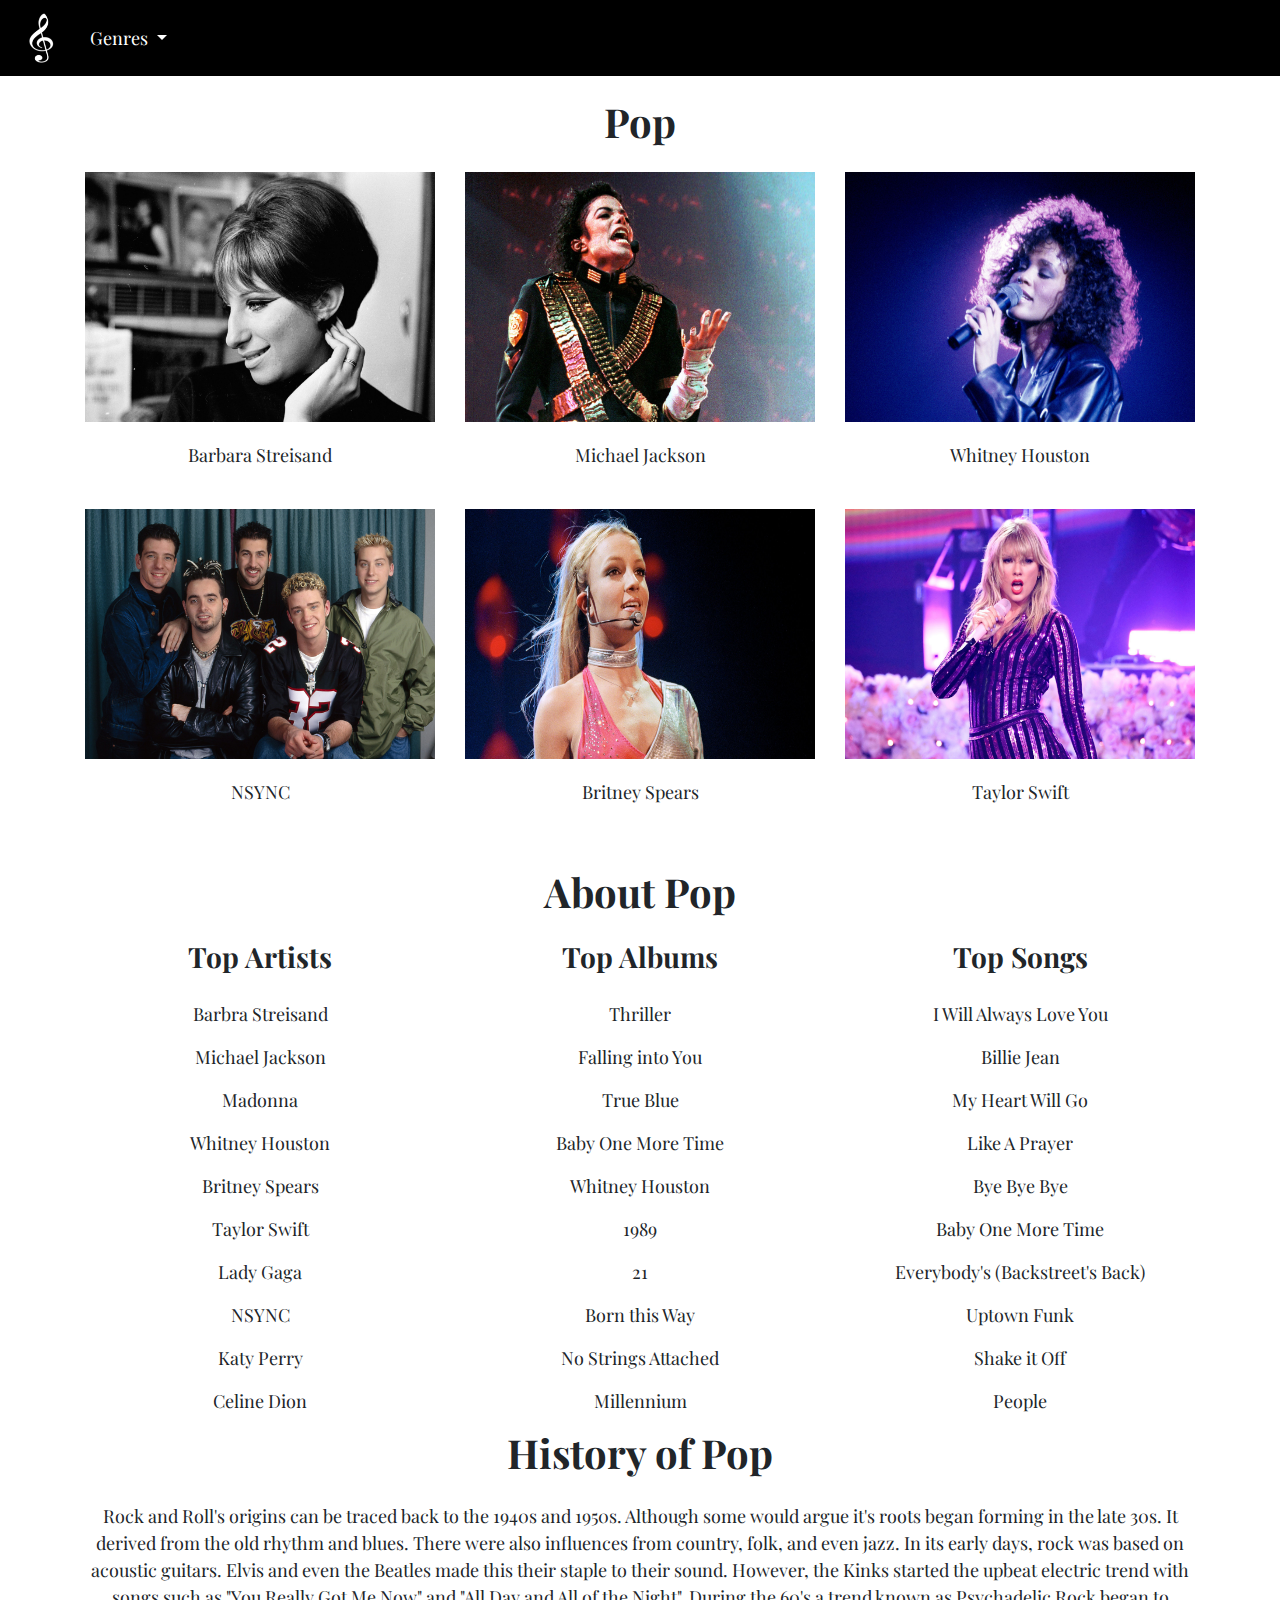
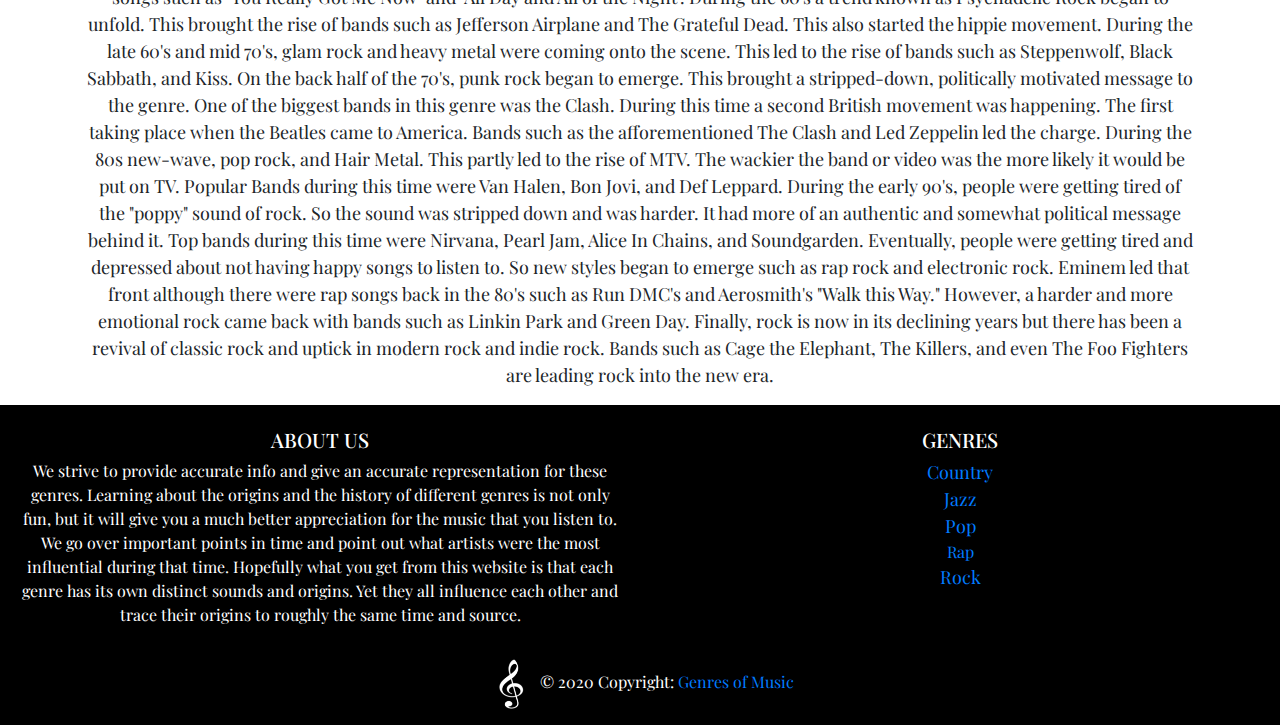
<file: pop.html>
<!doctype html>
<html lang="en">

<head>
    <meta charset="UTF-8">
    <meta name="viewport" content="width=device-width, initial-scale=1.0">
    <title>Jazz</title>
    <meta name="description" content="This page dives in depth about the history of pop.">
    <meta name="author" content="Jordan Garrett">
    <!-- Creates an icon on the tab -->
    <link rel="shortcut icon" type="image/png" href="images/websiteicon.png">
    <!-- Bootstrap v4 -->
    <link href="css/bootstrap.css" rel="stylesheet" type="text/css" media="screen">
    <link href="css/music.css" rel="stylesheet" type="text/css" media="screen">

</head>

<body>
    <!-- Puts the navbar at the top of the page -->
    <nav class="navbar navbar-expand-lg navbar-custom nav-fill w-100 justify-content-between">
        <a class="navbar-brand" href="index.html"><img src="images/websiteicon.png" alt="logo" height="50" width="50"></a>
        <button class="navbar-toggler" type="button" data-toggle="collapse" data-target="#navbarSupportedContent" aria-controls="navbarSupportedContent" aria-expanded="false" aria-label="Toggle navigation">
            <span class="navbar-toggler-icon"></span>
        </button>
        <!-- Creates a dropdown menu as opposed to clickable links -->
        <div class="collapse navbar-collapse" id="navbarSupportedContent">
            <ul class="navbar-nav mr-auto">
                <li class="nav-item dropdown">
                    <a class="nav-link dropdown-toggle" href="cats.html" role="button" data-toggle="dropdown" aria-haspopup="true" aria-expanded="false">
                        Genres
                    </a>
                    <div class="dropdown-menu">
                        <a class="dropdown-item" href="country.html">Country</a>
                        <a class="dropdown-item" href="jazz.html">Jazz</a>
                        <a class="dropdown-item" href="pop.html">Pop</a>
                        <a class="dropdown-item" href="rap.html">Rap</a>
                        <a class="dropdown-item" href="rock.html">Rock</a>
                    </div>
                </li>
            </ul>
        </div>
    </nav>


    <div class="container my-4">

        <h1 style="padding-bottom: 20px">Pop</h1>

        <!-- Sets up the layout of the modal images -->
        <!-- Grid row -->
        <div class="row">

            <!-- Grid column -->
            <div class="col-lg-4 col-md-12 mb-4">

                <!--Modal: Name-->
                <div class="modal fade" id="modal1" tabindex="-1" role="dialog" aria-hidden="true">
                    <div class="modal-dialog modal-lg" role="document">

                        <!--Content-->
                        <div class="modal-content">

                            <!--Body-->
                            <div class="modal-body mb-0 p-0">

                                <div class="embed-responsive embed-responsive-16by9 z-depth-1-half">
                                    <img class="embed-responsive-item" src="images/barbra_streisand.jpg" alt="barbra_streisand">
                                </div>

                            </div>

                            <!--Footer-->
                            <div class="modal-footer justify-content-center">
                                <span class="mr-4">Barbra Streisand</span>
                                <button type="button" class="btn btn-outline-primary btn-rounded btn-md ml-4" data-dismiss="modal">Close</button>

                            </div>

                        </div>
                        <!--/.Content-->

                    </div>
                </div>
                <!--Modal: Name-->

                <a><img height="250px" width="350px" src="images/barbra_streisand.jpg" alt="barbra_streisand" data-toggle="modal" data-target="#modal1"></a>
                <p style="padding-top: 20px">Barbara Streisand</p>

            </div>
            <!-- Grid column -->

            <!-- Grid column -->
            <div class="col-lg-4 col-md-6 mb-4">

                <!--Modal: Name-->
                <div class="modal fade" id="modal6" tabindex="-1" role="dialog" aria-hidden="true">
                    <div class="modal-dialog modal-lg" role="document">

                        <!--Content-->
                        <div class="modal-content modal-fullscreen">

                            <!--Body-->
                            <div class="modal-body mb-0 p-0">

                                <div class="embed-responsive embed-responsive-16by9 z-depth-1-half">
                                    <img class="embed-responsive-item" src="images/michael_jackson.jpg" alt="michael_jackson">
                                </div>

                            </div>

                            <!--Footer-->
                            <div class="modal-footer justify-content-center">
                                <span class="mr-4">Michael Jackson</span>
                                <button type="button" class="btn btn-outline-primary btn-rounded btn-md ml-4" data-dismiss="modal">Close</button>

                            </div>

                        </div>
                        <!--/.Content-->

                    </div>
                </div>
                <!--Modal: Name-->

                <a><img height="250px" width="350px" src="images/michael_jackson.jpg" alt="michael_jackson" data-toggle="modal" data-target="#modal6"></a>
                <p style="padding-top: 20px">Michael Jackson</p>
            </div>
            <!-- Grid column -->

            <!-- Grid column -->
            <div class="col-lg-4 col-md-6 mb-4">

                <!--Modal: Name-->
                <div class="modal fade" id="modal4" tabindex="-1" role="dialog" aria-hidden="true">
                    <div class="modal-dialog modal-lg" role="document">

                        <!--Content-->
                        <div class="modal-content">

                            <!--Body-->
                            <div class="modal-body mb-0 p-0">

                                <div class="embed-responsive embed-responsive-16by9 z-depth-1-half">
                                    <img class="embed-responsive-item" src="images/whitney_houston.jpg" alt="whitney_houston">
                                </div>

                            </div>

                            <!--Footer-->
                            <div class="modal-footer justify-content-center">
                                <span class="mr-4">Whitney Houston</span>
                                <button type="button" class="btn btn-outline-primary btn-rounded btn-md ml-4" data-dismiss="modal">Close</button>

                            </div>

                        </div>
                        <!--/.Content-->

                    </div>
                </div>
                <!--Modal: Name-->

                <a><img height="250px" width="350px" src="images/whitney_houston.jpg" alt="whitney_houston" data-toggle="modal" data-target="#modal4"></a>
                <p style="padding-top: 20px">Whitney Houston</p>

            </div>
            <!-- Grid column -->

        </div>
        <!-- Grid row -->

        <!-- Grid row -->
        <div class="row">

            <!-- Grid column -->
            <div class="col-lg-4 col-md-12 mb-4">

                <!--Modal: Name-->
                <div class="modal fade" id="modal2" tabindex="-1" role="dialog" aria-hidden="true">
                    <div class="modal-dialog modal-lg" role="document">

                        <!--Content-->
                        <div class="modal-content">

                            <!--Body-->
                            <div class="modal-body mb-0 p-0">

                                <div class="embed-responsive embed-responsive-16by9 z-depth-1-half">
                                    <img class="embed-responsive-item" src="images/nsync.jpg" alt="nsync">
                                </div>

                            </div>

                            <!--Footer-->
                            <div class="modal-footer justify-content-center">
                                <span class="mr-4">NSYNC</span>
                                <button type="button" class="btn btn-outline-primary btn-rounded btn-md ml-4" data-dismiss="modal">Close</button>

                            </div>

                        </div>
                        <!--/.Content-->

                    </div>
                </div>
                <!--Modal: Name-->

                <a><img height="250px" width="350px" src="images/nsync.jpg" alt="nsync" data-toggle="modal" data-target="#modal2"></a>
                <p style="padding-top: 20px">NSYNC</p>
            </div>
            <!-- Grid column -->

            <!-- Grid column -->
            <div class="col-lg-4 col-md-6 mb-4">

                <!--Modal: Name-->
                <div class="modal fade" id="modal5" tabindex="-1" role="dialog" aria-hidden="true">
                    <div class="modal-dialog modal-lg" role="document">

                        <!--Content-->
                        <div class="modal-content">

                            <!--Body-->
                            <div class="modal-body mb-0 p-0">

                                <div class="embed-responsive embed-responsive-16by9 z-depth-1-half">
                                    <img class="embed-responsive-item" src="images/britney_spears.jpg" alt="britney_spears">
                                </div>

                            </div>

                            <!--Footer-->
                            <div class="modal-footer justify-content-center">
                                <span class="mr-4">Britney Spears</span>
                                <button type="button" class="btn btn-outline-primary btn-rounded btn-md ml-4" data-dismiss="modal">Close</button>

                            </div>

                        </div>
                        <!--/.Content-->

                    </div>
                </div>
                <!--Modal: Name-->

                <a><img height="250px" width="350px" src="images/britney_spears.jpg" alt="britney_spears" data-toggle="modal" data-target="#modal5"></a>
                <p style="padding-top: 20px">Britney Spears</p>

            </div>
            <!-- Grid column -->

            <!-- Grid column -->
            <div class="col-lg-4 col-md-6 mb-4">

                <!--Modal: Name-->
                <div class="modal fade" id="modal3" tabindex="-1" role="dialog" aria-hidden="true">
                    <div class="modal-dialog modal-lg" role="document">

                        <!--Content-->
                        <div class="modal-content">

                            <!--Body-->
                            <div class="modal-body mb-0 p-0">

                                <div class="embed-responsive embed-responsive-16by9 z-depth-1-half">
                                    <img class="embed-responsive-item" src="images/taylor_swift.jpg" alt="taylor_swift">
                                </div>

                            </div>

                            <!--Footer-->
                            <div class="modal-footer d-block d-md-flex justify-content-center">
                                <span class="mr-4">Taylor Swift</span>
                                <button type="button" class="btn btn-outline-primary btn-rounded btn-md ml-4" data-dismiss="modal">Close</button>

                            </div>

                        </div>
                        <!--/.Content-->

                    </div>
                </div>
                <!--Modal: Name-->

                <a><img height="250px" width="350px" src="images/taylor_swift.jpg" alt="taylor_swift" data-toggle="modal" data-target="#modal3"></a>
                <p style="padding-top: 20px">Taylor Swift</p>

            </div>
            <!-- Grid column -->

        </div>
        <!-- Grid row -->

    </div>
    <div class="container">
        <div class="row">
            <div class="col-12">
                <h1 style="text-align:center; padding-bottom: 20px;">About Pop</h1>
            </div>
            <div class="col-12 col-md-4">
                <h3 style="text-align:center; padding-bottom: 20px;">Top Artists</h3>
                <p>Barbra Streisand</p>
                <p>Michael Jackson</p>
                <p>Madonna</p>
                <p>Whitney Houston</p>
                <p>Britney Spears</p>
                <p>Taylor Swift</p>
                <p>Lady Gaga</p>
                <p>NSYNC</p>
                <p>Katy Perry</p>
                <p>Celine Dion</p>
            </div>
        <div class="col-12 col-md-4">
                <h3 style="text-align:center; padding-bottom: 20px;">Top Albums</h3>
                <p>Thriller</p>
                <p>Falling into You</p>
                <p>True Blue</p>
                <p>Baby One More Time</p>
                <p>Whitney Houston</p>
                <p>1989</p>
                <p>21</p>
                <p>Born this Way</p>
                <p>No Strings Attached</p>
                <p>Millennium</p>
            </div>
             <div class="col-12 col-md-4">
                <h3 style="text-align:center; padding-bottom: 20px;">Top Songs</h3>
                <p>I Will Always Love You</p>
                <p>Billie Jean</p>
                <p>My Heart Will Go</p>
                <p>Like A Prayer</p>
                <p>Bye Bye Bye</p>
                <p>Baby One More Time</p>
                <p>Everybody's (Backstreet's Back)</p>
                <p>Uptown Funk</p>
                <p>Shake it Off</p>
                <p>People</p>
            </div>
            <div class="col-12">
                <h1 style="text-align:center; padding-bottom: 20px;">History of Pop</h1>
                <p>Rock and Roll's origins can be traced back to the 1940s and 1950s. Although some would argue it's roots began forming in the late 30s. It derived from the old rhythm and blues. There were also influences from country, folk, and even jazz. In its early days, rock was based on acoustic guitars. Elvis and even the Beatles made this their staple to their sound. However, the Kinks started the upbeat electric trend with songs such as "You Really Got Me Now" and "All Day and All of the Night". During the 60's a trend known as Psychadelic Rock began to unfold. This brought the rise of bands such as Jefferson Airplane and The Grateful Dead. This also started the hippie movement. During the late 60's and mid 70's, glam rock and heavy metal were coming onto the scene. This led to the rise of bands such as Steppenwolf, Black Sabbath, and Kiss. On the back half of the 70's, punk rock began to emerge. This brought a stripped-down, politically motivated message to the genre. One of the biggest bands in this genre was the Clash. During this time a second British movement was happening. The first taking place when the Beatles came to America. Bands such as the afforementioned The Clash and Led Zeppelin led the charge. During the 80s new-wave, pop rock, and Hair Metal. This partly led to the rise of MTV. The wackier the band or video was the more likely it would be put on TV. Popular Bands during this time were Van Halen, Bon Jovi, and Def Leppard. During the early 90's, people were getting tired of the "poppy" sound of rock. So the sound was stripped down and was harder. It had more of an authentic and somewhat political message behind it. Top bands during this time were Nirvana, Pearl Jam, Alice In Chains, and Soundgarden. Eventually, people were getting tired and depressed about not having happy songs to listen to. So new styles began to emerge such as rap rock and electronic rock. Eminem led that front although there were rap songs back in the 80's such as Run DMC's and Aerosmith's "Walk this Way." However, a harder and more emotional rock came back with bands such as Linkin Park and Green Day. Finally, rock is now in its declining years but there has been a revival of classic rock and uptick in modern rock and indie rock. Bands such as Cage the Elephant, The Killers, and even The Foo Fighters are leading rock into the new era.</p>
            </div>
        </div>
    </div>

   <!-- Footer -->
   <footer class="page-footer font-small blue pt-4">

    <!-- Footer Links -->
    <div class="container-fluid text-center text-md-left">

       <!-- Grid row -->
       <div class="row">

        <!-- Grid column -->
        <div class="col-md-6 mt-md-0 mt-3">

            <!-- Content -->
            <h5 class="text-uppercase text-center" style="color:#fff">About Us</h5>
           
             <!-- Content -->
             <p style="font-size: 16px; color:#fff">We strive to provide accurate info and give an accurate representation for these genres. Learning about the origins and the history of different genres is not only fun, but it will give you a much better appreciation for the music that you listen to. We go over important points in time and point out what artists were the most influential during that time. Hopefully what you get from this website is that each genre has its own distinct sounds and origins. Yet they all influence each other and trace their origins to roughly the same time and source.</p>
        
            </div>
        <!-- Grid column -->
        <div class="col-md-6 mt-md-0 mt-3">

            <!-- Content -->
            <h5 class="text-uppercase text-center" style="color:#fff">Genres</h5>

            <!-- Links -->

            <ul class="list-unstyled text-center">
                <li>
                    <a href="country.html">Country</a>
                </li>
                <li>
                    <a href="jazz.html">Jazz</a>
                </li>
                <li>
                    <a href="pop.html">Pop</a>
                </li>
                    <a href="rap.html">Rap</a>
                </li>
                <li>
                    <a href="rock.html">Rock</a>
                </li>
            </ul> 
        </div>
    </div>
    <!-- Grid row -->

    </div>
    <!-- Footer Links -->

        <!-- Copyright -->
        <div class="footer-copyright text-center py-3" style="color:#fff"><img src="images/websiteicon.png" alt="logo" height="50" width="50">
            © 2020 Copyright:
            <a href="index.html"> Genres of Music</a>
        </div>
        <!-- Copyright -->

    </footer>
    <!-- Footer -->

    <!-- jQuery and Bootstrap links - do not delete! -->
    <script src="https://code.jquery.com/jquery-3.2.1.slim.min.js" integrity="sha384-KJ3o2DKtIkvYIK3UENzmM7KCkRr/rE9/Qpg6aAZGJwFDMVNA/GpGFF93hXpG5KkN" crossorigin="anonymous"></script>
    <script src="https://cdnjs.cloudflare.com/ajax/libs/popper.js/1.11.0/umd/popper.min.js" integrity="sha384-b/U6ypiBEHpOf/4+1nzFpr53nxSS+GLCkfwBdFNTxtclqqenISfwAzpKaMNFNmj4" crossorigin="anonymous"></script>
    <script src="https://maxcdn.bootstrapcdn.com/bootstrap/4.0.0-beta/js/bootstrap.min.js" integrity="sha384-h0AbiXch4ZDo7tp9hKZ4TsHbi047NrKGLO3SEJAg45jXxnGIfYzk4Si90RDIqNm1" crossorigin="anonymous"></script>
    <!-- end of do not delete -->
</body>

</html>
</file>
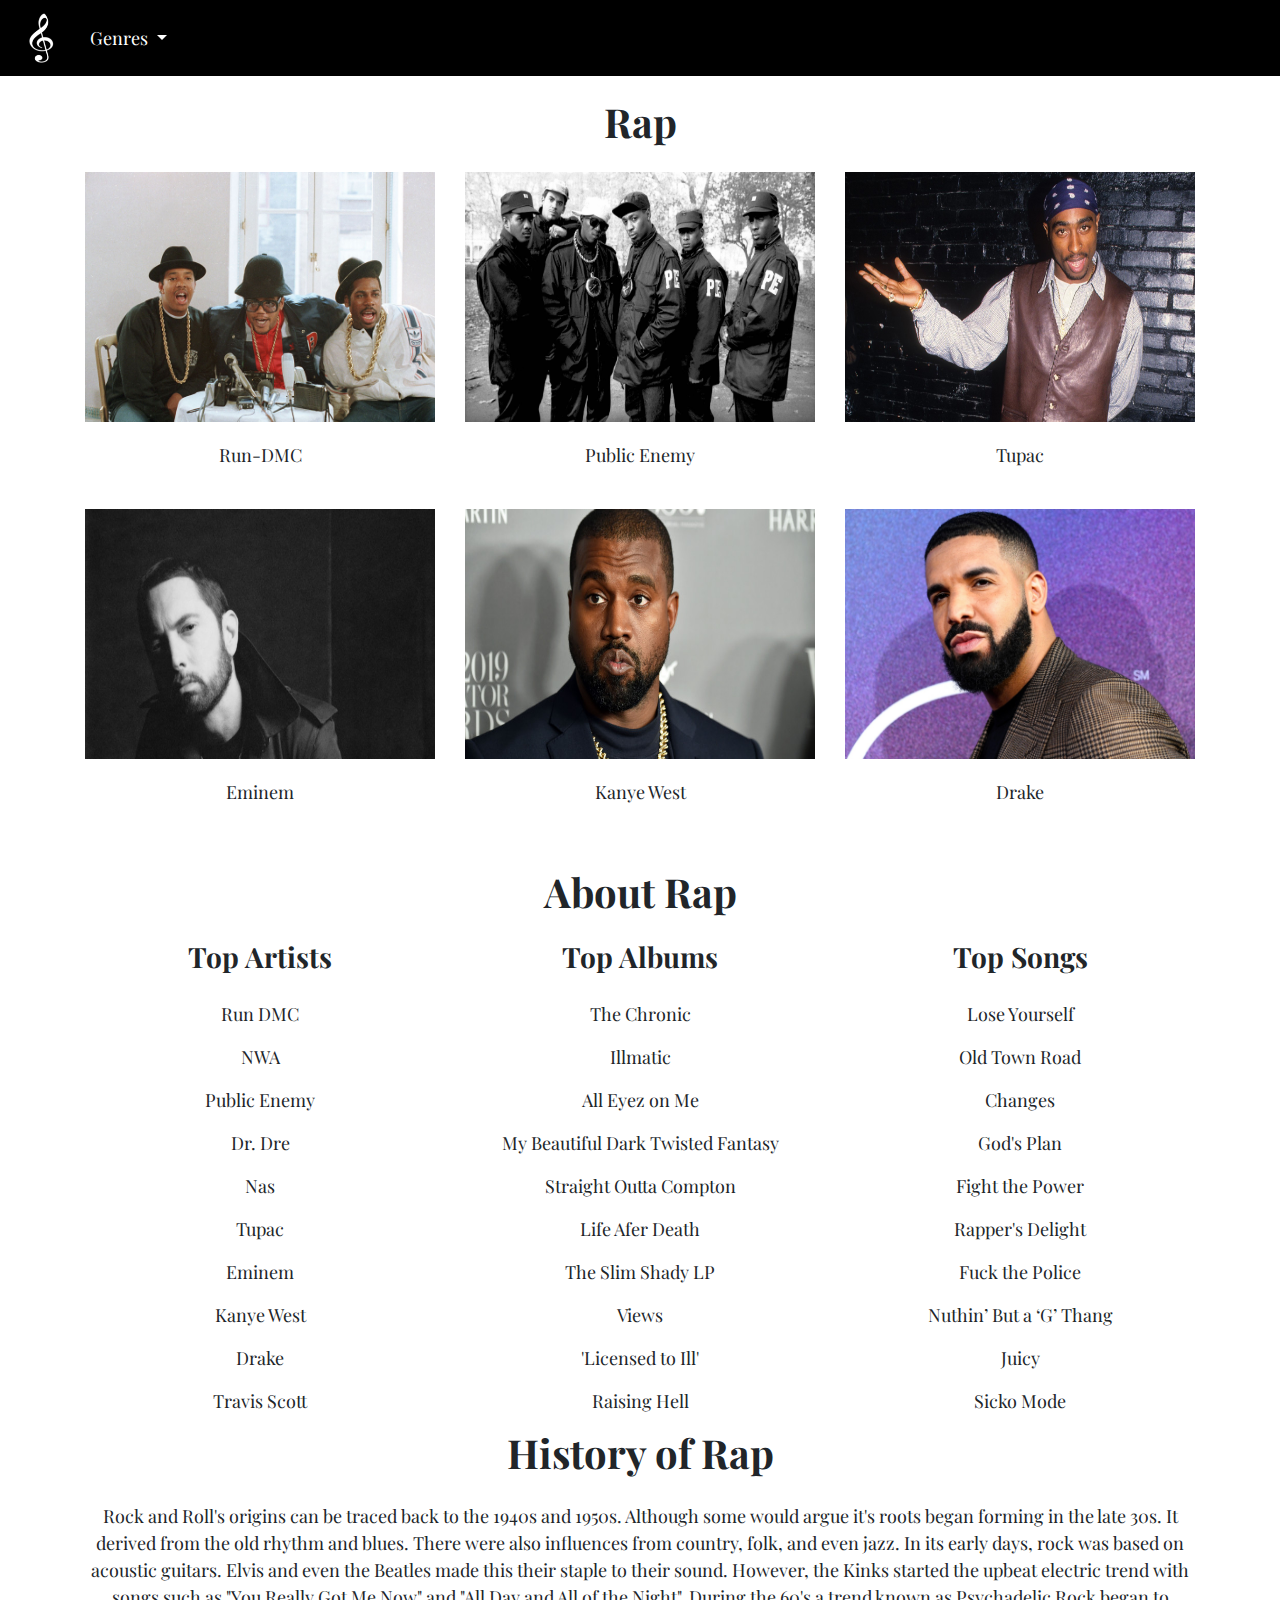
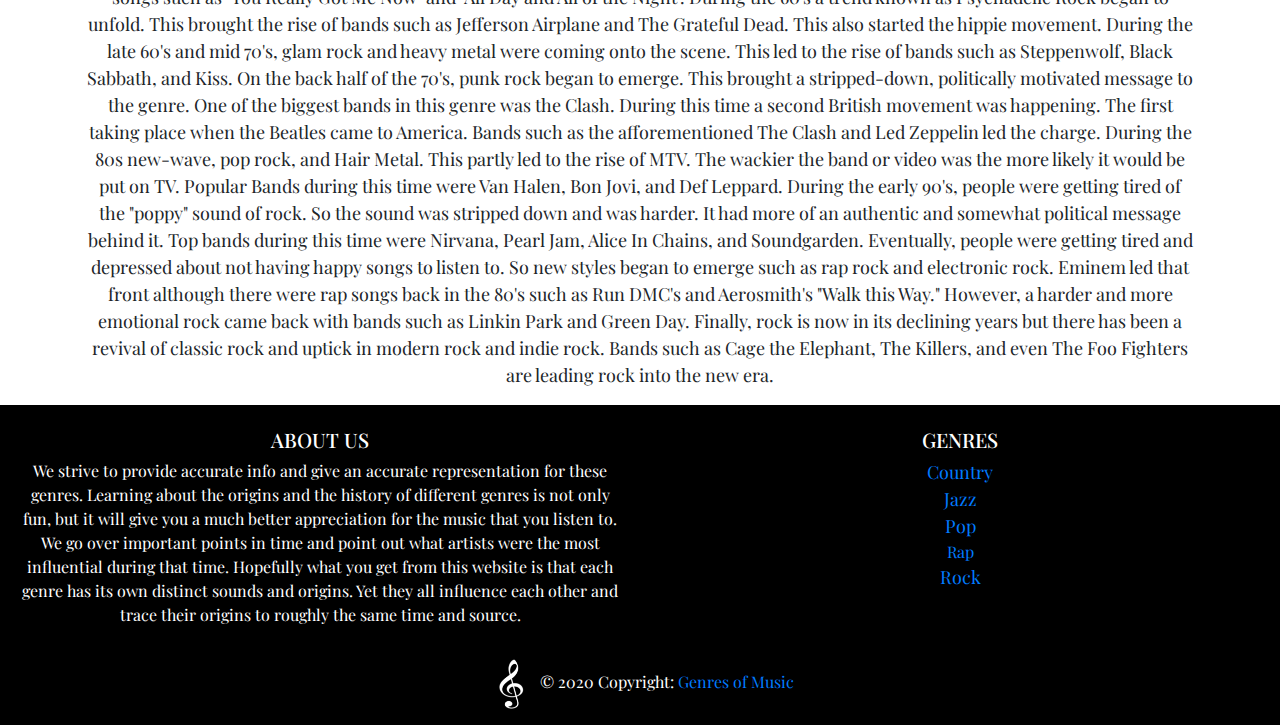
<file: rap.html>
<!doctype html>
<html lang="en">

<head>
    <meta charset="UTF-8">
    <meta name="viewport" content="width=device-width, initial-scale=1.0">
    <title>Rap</title>
    <meta name="description" content="This page dives in depth about the history of rap.">
    <meta name="author" content="Jordan Garrett">
    <!-- Creates an icon on the tab -->
    <link rel="shortcut icon" type="image/png" href="images/websiteicon.png">
    <!-- Bootstrap v4 -->
    <link href="css/bootstrap.css" rel="stylesheet" type="text/css" media="screen">
    <link href="css/music.css" rel="stylesheet" type="text/css" media="screen">

</head>

<body>
    <!-- Puts the navbar at the top of the page -->
    <nav class="navbar navbar-expand-lg navbar-custom nav-fill w-100 justify-content-between">
        <a class="navbar-brand" href="index.html"><img src="images/websiteicon.png" alt="logo" height="50" width="50"></a>
        <button class="navbar-toggler" type="button" data-toggle="collapse" data-target="#navbarSupportedContent" aria-controls="navbarSupportedContent" aria-expanded="false" aria-label="Toggle navigation">
            <span class="navbar-toggler-icon"></span>
        </button>
        <!-- Creates a dropdown menu as opposed to clickable links -->
        <div class="collapse navbar-collapse" id="navbarSupportedContent">
            <ul class="navbar-nav mr-auto">
                <li class="nav-item dropdown">
                    <a class="nav-link dropdown-toggle" href="cats.html" role="button" data-toggle="dropdown" aria-haspopup="true" aria-expanded="false">
                        Genres
                    </a>
                    <div class="dropdown-menu">
                        <a class="dropdown-item" href="country.html">Country</a>
                        <a class="dropdown-item" href="jazz.html">Jazz</a>
                        <a class="dropdown-item" href="pop.html">Pop</a>
                        <a class="dropdown-item" href="rap.html">Rap</a>
                        <a class="dropdown-item" href="rock.html">Rock</a>
                    </div>
                </li>
            </ul>
        </div>
    </nav>


    <div class="container my-4">

        <h1 style="padding-bottom: 20px">Rap</h1>

        <!-- Sets up the layout of the modal images -->
        <!-- Grid row -->
        <div class="row">

            <!-- Grid column -->
            <div class="col-lg-4 col-md-12 mb-4">

                <!--Modal: Name-->
                <div class="modal fade" id="modal1" tabindex="-1" role="dialog" aria-hidden="true">
                    <div class="modal-dialog modal-lg" role="document">

                        <!--Content-->
                        <div class="modal-content">

                            <!--Body-->
                            <div class="modal-body mb-0 p-0">

                                <div class="embed-responsive embed-responsive-16by9 z-depth-1-half">
                                    <img class="embed-responsive-item" src="images/run_dmc.jpg" alt="run-dmc">
                                </div>

                            </div>

                            <!--Footer-->
                            <div class="modal-footer justify-content-center">
                                <span class="mr-4">Run-DMC</span>
                                <button type="button" class="btn btn-outline-primary btn-rounded btn-md ml-4" data-dismiss="modal">Close</button>

                            </div>

                        </div>
                        <!--/.Content-->

                    </div>
                </div>
                <!--Modal: Name-->

                <a><img height="250px" width="350px" src="images/run_dmc.jpg" alt="run-dmc" data-toggle="modal" data-target="#modal1"></a>
                <p style="padding-top: 20px">Run-DMC</p>
            </div>
            <!-- Grid column -->

            <!-- Grid column -->
            <div class="col-lg-4 col-md-6 mb-4">

                <!--Modal: Name-->
                <div class="modal fade" id="modal6" tabindex="-1" role="dialog" aria-hidden="true">
                    <div class="modal-dialog modal-lg" role="document">

                        <!--Content-->
                        <div class="modal-content modal-fullscreen">

                            <!--Body-->
                            <div class="modal-body mb-0 p-0">

                                <div class="embed-responsive embed-responsive-16by9 z-depth-1-half">
                                    <img class="embed-responsive-item" src="images/public_enemy.jpg" alt="public_enemy">
                                </div>

                            </div>

                            <!--Footer-->
                            <div class="modal-footer justify-content-center">
                                <span class="mr-4">Public Enemy</span>
                                <button type="button" class="btn btn-outline-primary btn-rounded btn-md ml-4" data-dismiss="modal">Close</button>

                            </div>

                        </div>
                        <!--/.Content-->

                    </div>
                </div>
                <!--Modal: Name-->

                <a><img height="250px" width="350px" src="images/public_enemy.jpg" alt="public_enemy" data-toggle="modal" data-target="#modal6"></a>
                <p style="padding-top: 20px">Public Enemy</p>

            </div>
            <!-- Grid column -->

            <!-- Grid column -->
            <div class="col-lg-4 col-md-6 mb-4">

                <!--Modal: Name-->
                <div class="modal fade" id="modal4" tabindex="-1" role="dialog" aria-hidden="true">
                    <div class="modal-dialog modal-lg" role="document">

                        <!--Content-->
                        <div class="modal-content">

                            <!--Body-->
                            <div class="modal-body mb-0 p-0">

                                <div class="embed-responsive embed-responsive-16by9 z-depth-1-half">
                                    <img class="embed-responsive-item" src="images/tupac.jpg" alt="tupac">
                                </div>

                            </div>

                            <!--Footer-->
                            <div class="modal-footer justify-content-center">
                                <span class="mr-4">Tupac</span>
                                <button type="button" class="btn btn-outline-primary btn-rounded btn-md ml-4" data-dismiss="modal">Close</button>

                            </div>

                        </div>
                        <!--/.Content-->

                    </div>
                </div>
                <!--Modal: Name-->

                <a><img height="250px" width="350px" src="images/tupac.jpg" alt="tupac" data-toggle="modal" data-target="#modal4"></a>
                <p style="padding-top: 20px">Tupac</p>

            </div>
            <!-- Grid column -->

        </div>
        <!-- Grid row -->

        <!-- Grid row -->
        <div class="row">

            <!-- Grid column -->
            <div class="col-lg-4 col-md-12 mb-4">

                <!--Modal: Name-->
                <div class="modal fade" id="modal2" tabindex="-1" role="dialog" aria-hidden="true">
                    <div class="modal-dialog modal-lg" role="document">

                        <!--Content-->
                        <div class="modal-content">

                            <!--Body-->
                            <div class="modal-body mb-0 p-0">

                                <div class="embed-responsive embed-responsive-16by9 z-depth-1-half">
                                    <img class="embed-responsive-item" src="images/eminem.jpg" alt="eminem">
                                </div>

                            </div>

                            <!--Footer-->
                            <div class="modal-footer justify-content-center">
                                <span class="mr-4">Eminem</span>
                                <button type="button" class="btn btn-outline-primary btn-rounded btn-md ml-4" data-dismiss="modal">Close</button>

                            </div>

                        </div>
                        <!--/.Content-->

                    </div>
                </div>
                <!--Modal: Name-->

                <a><img height="250px" width="350px" src="images/eminem.jpg" alt="eminem" data-toggle="modal" data-target="#modal2"></a>
                <p style="padding-top: 20px">Eminem</p>

            </div>
            <!-- Grid column -->

            <!-- Grid column -->
            <div class="col-lg-4 col-md-6 mb-4">

                <!--Modal: Name-->
                <div class="modal fade" id="modal5" tabindex="-1" role="dialog" aria-hidden="true">
                    <div class="modal-dialog modal-lg" role="document">

                        <!--Content-->
                        <div class="modal-content">

                            <!--Body-->
                            <div class="modal-body mb-0 p-0">

                                <div class="embed-responsive embed-responsive-16by9 z-depth-1-half">
                                    <img class="embed-responsive-item" src="images/kanye_west.jpg" alt="kanye_west">
                                </div>

                            </div>

                            <!--Footer-->
                            <div class="modal-footer justify-content-center">
                                <span class="mr-4">Kanye West</span>
                                <button type="button" class="btn btn-outline-primary btn-rounded btn-md ml-4" data-dismiss="modal">Close</button>

                            </div>

                        </div>
                        <!--/.Content-->

                    </div>
                </div>
                <!--Modal: Name-->

                <a><img height="250px" width="350px" src="images/kanye_west.jpg" alt="kanye_west" data-toggle="modal" data-target="#modal5"></a>
                <p style="padding-top: 20px">Kanye West</p>

            </div>
            <!-- Grid column -->

            <!-- Grid column -->
            <div class="col-lg-4 col-md-6 mb-4">

                <!--Modal: Name-->
                <div class="modal fade" id="modal3" tabindex="-1" role="dialog" aria-hidden="true">
                    <div class="modal-dialog modal-lg" role="document">

                        <!--Content-->
                        <div class="modal-content">

                            <!--Body-->
                            <div class="modal-body mb-0 p-0">

                                <div class="embed-responsive embed-responsive-16by9 z-depth-1-half">
                                    <img class="embed-responsive-item" src="images/drake.jpg" alt="drake">
                                </div>

                            </div>

                            <!--Footer-->
                            <div class="modal-footer d-block d-md-flex justify-content-center">
                                <span class="mr-4">Drake</span>
                                <button type="button" class="btn btn-outline-primary btn-rounded btn-md ml-4" data-dismiss="modal">Close</button>

                            </div>

                        </div>
                        <!--/.Content-->

                    </div>
                </div>
                <!--Modal: Name-->

                <a><img height="250px" width="350px" src="images/drake.jpg" alt="drake" data-toggle="modal" data-target="#modal3"></a>
                <p style="padding-top: 20px">Drake</p>

            </div>
            <!-- Grid column -->

        </div>
        <!-- Grid row -->

    </div>
    <div class="container">
        <div class="row">
            <div class="col-12">
                <h1 style="text-align:center; padding-bottom: 20px;">About Rap</h1>
            </div>
            <div class="col-12 col-md-4">
                <h3 style="text-align:center; padding-bottom: 20px;">Top Artists</h3>
                <p>Run DMC</p>
                <p>NWA</p>
                <p>Public Enemy</p>
                <p>Dr. Dre</p>
                <p>Nas</p>
                <p>Tupac</p>
                <p>Eminem</p>
                <p>Kanye West</p>
                <p>Drake</p>
                <p>Travis Scott</p>
            </div>
        <div class="col-12 col-md-4">
                <h3 style="text-align:center; padding-bottom: 20px;">Top Albums</h3>
                <p>The Chronic</p>
                <p>Illmatic</p>
                <p>All Eyez on Me</p>
                <p>My Beautiful Dark Twisted Fantasy</p>
                <p>Straight Outta Compton</p>
                <p>Life Afer Death</p>
                <p>The Slim Shady LP</p>
                <p>Views</p>
                <p>'Licensed to Ill'</p>
                <p>Raising Hell</p>
            </div>
             <div class="col-12 col-md-4">
                <h3 style="text-align:center; padding-bottom: 20px;">Top Songs</h3>
                <p>Lose Yourself</p>
                <p>Old Town Road</p>
                <p>Changes</p>
                <p>God's Plan</p>
                <p>Fight the Power</p>
                <p>Rapper's Delight</p>
                <p>Fuck the Police</p>
                <p>Nuthin’ But a ‘G’ Thang</p>
                <p>Juicy</p>
                <p>Sicko Mode</p>
            </div>
            <div class="col-12">
                <h1 style="text-align:center; padding-bottom: 20px;">History of Rap</h1>
                <p>Rock and Roll's origins can be traced back to the 1940s and 1950s. Although some would argue it's roots began forming in the late 30s. It derived from the old rhythm and blues. There were also influences from country, folk, and even jazz. In its early days, rock was based on acoustic guitars. Elvis and even the Beatles made this their staple to their sound. However, the Kinks started the upbeat electric trend with songs such as "You Really Got Me Now" and "All Day and All of the Night". During the 60's a trend known as Psychadelic Rock began to unfold. This brought the rise of bands such as Jefferson Airplane and The Grateful Dead. This also started the hippie movement. During the late 60's and mid 70's, glam rock and heavy metal were coming onto the scene. This led to the rise of bands such as Steppenwolf, Black Sabbath, and Kiss. On the back half of the 70's, punk rock began to emerge. This brought a stripped-down, politically motivated message to the genre. One of the biggest bands in this genre was the Clash. During this time a second British movement was happening. The first taking place when the Beatles came to America. Bands such as the afforementioned The Clash and Led Zeppelin led the charge. During the 80s new-wave, pop rock, and Hair Metal. This partly led to the rise of MTV. The wackier the band or video was the more likely it would be put on TV. Popular Bands during this time were Van Halen, Bon Jovi, and Def Leppard. During the early 90's, people were getting tired of the "poppy" sound of rock. So the sound was stripped down and was harder. It had more of an authentic and somewhat political message behind it. Top bands during this time were Nirvana, Pearl Jam, Alice In Chains, and Soundgarden. Eventually, people were getting tired and depressed about not having happy songs to listen to. So new styles began to emerge such as rap rock and electronic rock. Eminem led that front although there were rap songs back in the 80's such as Run DMC's and Aerosmith's "Walk this Way." However, a harder and more emotional rock came back with bands such as Linkin Park and Green Day. Finally, rock is now in its declining years but there has been a revival of classic rock and uptick in modern rock and indie rock. Bands such as Cage the Elephant, The Killers, and even The Foo Fighters are leading rock into the new era.</p>
            </div>
        </div>
    </div>
    
    <!-- Footer -->
    <footer class="page-footer font-small blue pt-4">

        <!-- Footer Links -->
        <div class="container-fluid text-center text-md-left">

            <!-- Grid row -->
            <div class="row">

                <!-- Grid column -->
                <div class="col-md-6 mt-md-0 mt-3">

                    <!-- Content -->
                    <h5 class="text-uppercase text-center" style="color:#fff">About Us</h5>
                   
                     <!-- Content -->
                     <p style="font-size: 16px; color:#fff">We strive to provide accurate info and give an accurate representation for these genres. Learning about the origins and the history of different genres is not only fun, but it will give you a much better appreciation for the music that you listen to. We go over important points in time and point out what artists were the most influential during that time. Hopefully what you get from this website is that each genre has its own distinct sounds and origins. Yet they all influence each other and trace their origins to roughly the same time and source.</p>
                
                    </div>
                <!-- Grid column -->
                <div class="col-md-6 mt-md-0 mt-3">

                    <!-- Content -->
                    <h5 class="text-uppercase text-center" style="color:#fff">Genres</h5>

                    <!-- Links -->

                    <ul class="list-unstyled text-center">
                        <li>
                            <a href="country.html">Country</a>
                        </li>
                        <li>
                            <a href="jazz.html">Jazz</a>
                        </li>
                        <li>
                            <a href="pop.html">Pop</a>
                        </li>
                            <a href="rap.html">Rap</a>
                        </li>
                        <li>
                            <a href="rock.html">Rock</a>
                        </li>
                    </ul> 
                </div>
            </div>
            <!-- Grid row -->

        </div>
        <!-- Footer Links -->

        <!-- Copyright -->
        <div class="footer-copyright text-center py-3" style="color:#fff"><img src="images/websiteicon.png" alt="logo" height="50" width="50">
            © 2020 Copyright:
            <a href="index.html"> Genres of Music</a>
        </div>
        <!-- Copyright -->

    </footer>
    <!-- Footer -->

    <!-- jQuery and Bootstrap links - do not delete! -->
    <script src="https://code.jquery.com/jquery-3.2.1.slim.min.js" integrity="sha384-KJ3o2DKtIkvYIK3UENzmM7KCkRr/rE9/Qpg6aAZGJwFDMVNA/GpGFF93hXpG5KkN" crossorigin="anonymous"></script>
    <script src="https://cdnjs.cloudflare.com/ajax/libs/popper.js/1.11.0/umd/popper.min.js" integrity="sha384-b/U6ypiBEHpOf/4+1nzFpr53nxSS+GLCkfwBdFNTxtclqqenISfwAzpKaMNFNmj4" crossorigin="anonymous"></script>
    <script src="https://maxcdn.bootstrapcdn.com/bootstrap/4.0.0-beta/js/bootstrap.min.js" integrity="sha384-h0AbiXch4ZDo7tp9hKZ4TsHbi047NrKGLO3SEJAg45jXxnGIfYzk4Si90RDIqNm1" crossorigin="anonymous"></script>
    <!-- end of do not delete -->
</body>

</html>
</file>
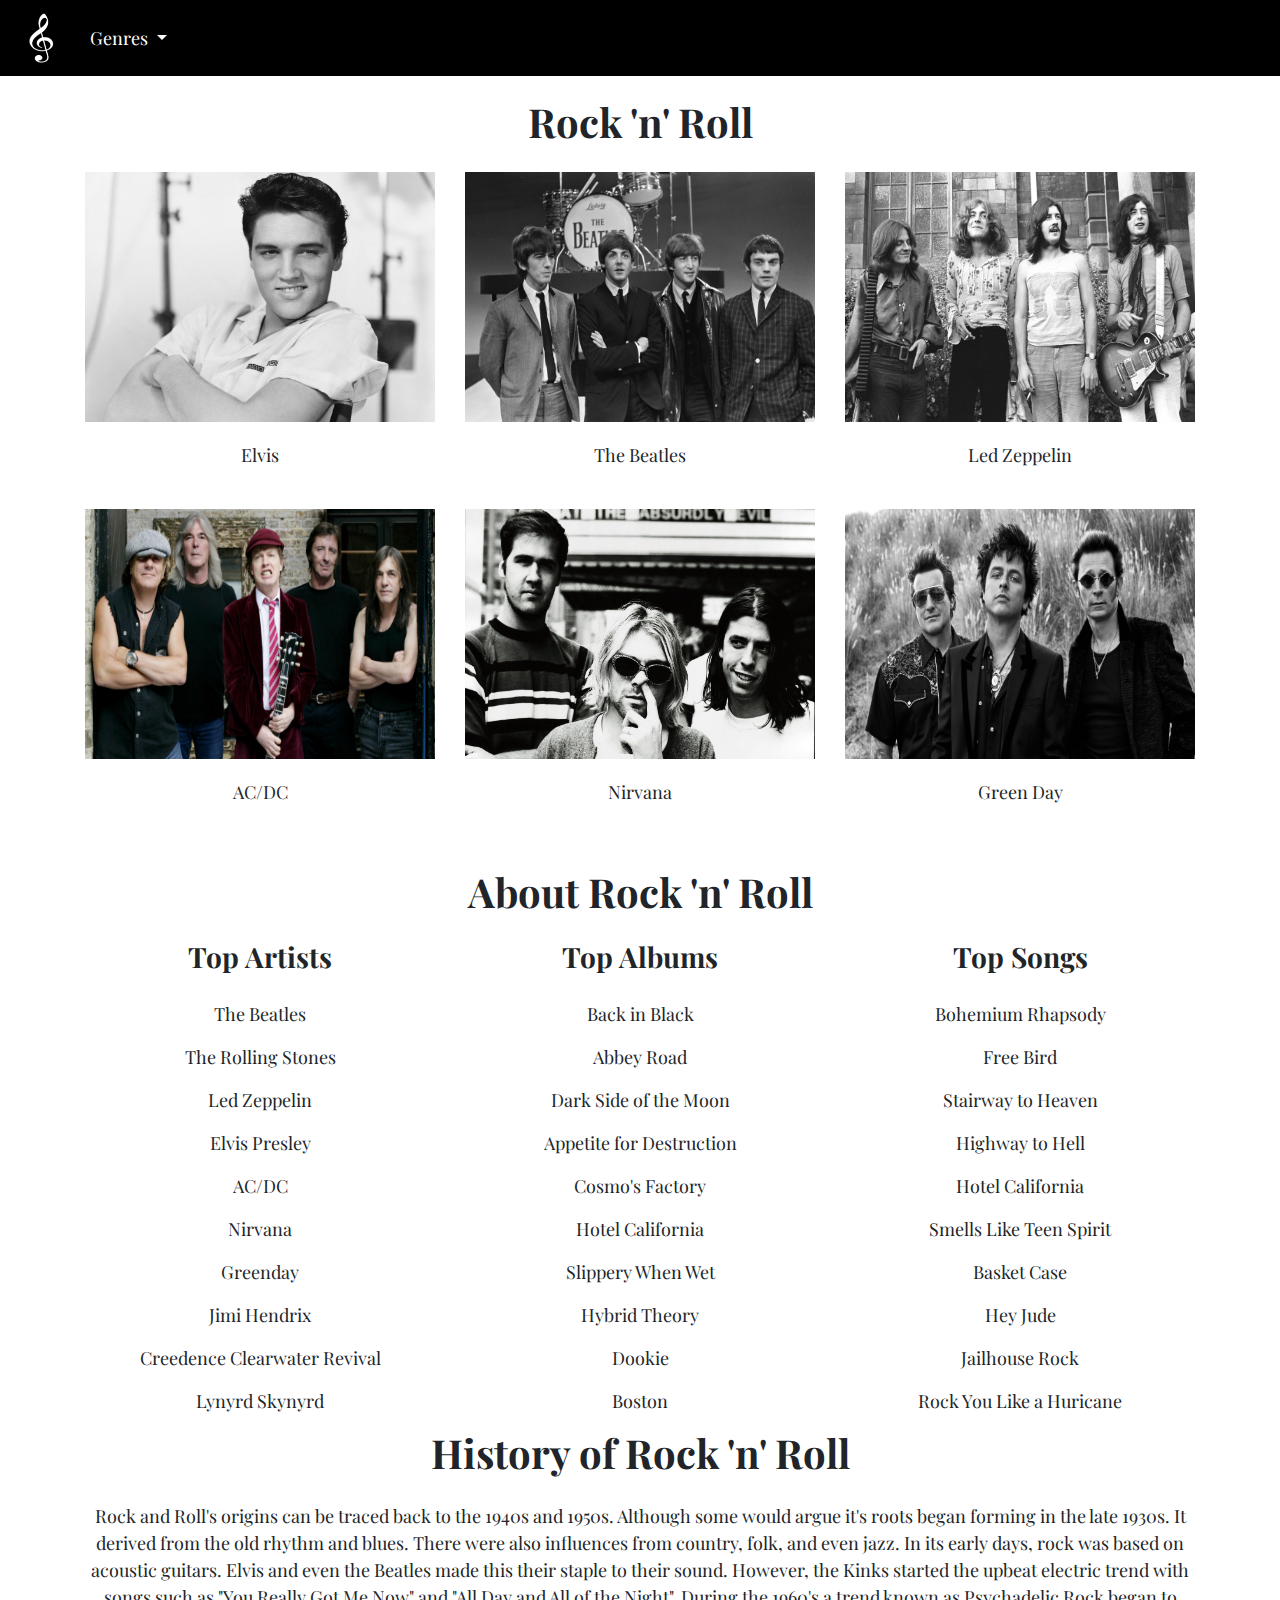
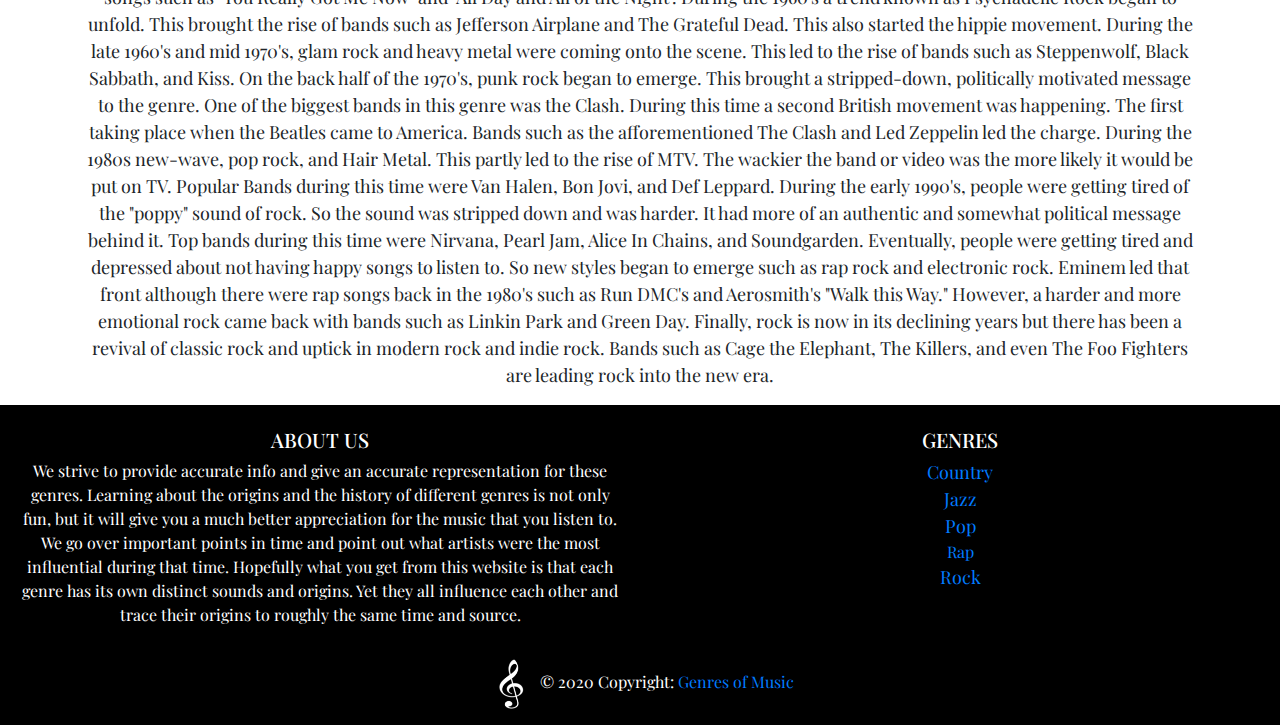
<file: rock.html>
<!doctype html>
<html lang="en">

<head>
    <meta charset="UTF-8">
    <meta name="viewport" content="width=device-width, initial-scale=1.0">
    <title>Rock 'n' Roll</title>
    <meta name="description" content="This page dives in depth about the history of rock and roll.">
    <meta name="author" content="Jordan Garrett">
    <!-- Creates an icon on the tab -->
    <link rel="shortcut icon" type="image/png" href="images/websiteicon.png">
    <!-- Bootstrap v4 -->
    <link href="css/bootstrap.css" rel="stylesheet" type="text/css" media="screen">
    <link href="css/music.css" rel="stylesheet" type="text/css" media="screen">

</head>

<body>
    <!-- Puts the navbar at the top of the page -->
    <nav class="navbar navbar-expand-lg navbar-custom nav-fill w-100 justify-content-between">
        <a class="navbar-brand" href="index.html"><img src="images/websiteicon.png" alt="logo" height="50" width="50"></a>
        <button class="navbar-toggler" type="button" data-toggle="collapse" data-target="#navbarSupportedContent" aria-controls="navbarSupportedContent" aria-expanded="false" aria-label="Toggle navigation">
            <span class="navbar-toggler-icon"></span>
        </button>
        <!-- Creates a dropdown menu as opposed to clickable links -->
        <div class="collapse navbar-collapse" id="navbarSupportedContent">
            <ul class="navbar-nav mr-auto">
                <li class="nav-item dropdown">
                    <a class="nav-link dropdown-toggle" href="cats.html" role="button" data-toggle="dropdown" aria-haspopup="true" aria-expanded="false">
                        Genres
                    </a>
                    <div class="dropdown-menu">
                        <a class="dropdown-item" href="country.html">Country</a>
                        <a class="dropdown-item" href="jazz.html">Jazz</a>
                        <a class="dropdown-item" href="pop.html">Pop</a>
                        <a class="dropdown-item" href="rap.html">Rap</a>
                        <a class="dropdown-item" href="rock.html">Rock</a>
                    </div>
                </li>
            </ul>
        </div>
    </nav>


    <div class="container my-4">

        <h1 style="padding-bottom: 20px">Rock 'n' Roll</h1>

        <!-- Sets up the layout of the modal images -->
        <!-- Grid row -->
        <div class="row">

            <!-- Grid column -->
            <div class="col-lg-4 col-md-12 mb-4">

                <!--Modal: Name-->
                <div class="modal fade" id="modal1" tabindex="-1" role="dialog" aria-hidden="true">
                    <div class="modal-dialog modal-lg" role="document">

                        <!--Content-->
                        <div class="modal-content">

                            <!--Body-->
                            <div class="modal-body mb-0 p-0">

                                <div class="embed-responsive embed-responsive-16by9 z-depth-1-half">
                                    <img class="embed-responsive-item" src="images/elvis.jpg" alt="elvis">
                                </div>

                            </div>

                            <!--Footer-->
                            <div class="modal-footer justify-content-center">
                                <span class="mr-4">Elvis Presley</span>
                                <button type="button" class="btn btn-outline-primary btn-rounded btn-md ml-4" data-dismiss="modal">Close</button>

                            </div>

                        </div>
                        <!--/.Content-->

                    </div>
                </div>
                <!--Modal: Name-->

                <a><img height="250px" width="350px" src="images/elvis.jpg" alt="elvis" data-toggle="modal" data-target="#modal1"></a>
                <p style="padding-top: 20px">Elvis</p>
            </div>
            <!-- Grid column -->

            <!-- Grid column -->
            <div class="col-lg-4 col-md-6 mb-4">

                <!--Modal: Name-->
                <div class="modal fade" id="modal6" tabindex="-1" role="dialog" aria-hidden="true">
                    <div class="modal-dialog modal-lg" role="document">

                        <!--Content-->
                        <div class="modal-content modal-fullscreen">

                            <!--Body-->
                            <div class="modal-body mb-0 p-0">

                                <div class="embed-responsive embed-responsive-16by9 z-depth-1-half">
                                    <img class="embed-responsive-item" src="images/the_beatles.jpg" alt="the_beatles">
                                </div>

                            </div>

                            <!--Footer-->
                            <div class="modal-footer justify-content-center">
                                <span class="mr-4">The Beatles</span>
                                <button type="button" class="btn btn-outline-primary btn-rounded btn-md ml-4" data-dismiss="modal">Close</button>

                            </div>

                        </div>
                        <!--/.Content-->

                    </div>
                </div>
                <!--Modal: Name-->

                <a><img height="250px" width="350px" src="images/the_beatles.jpg" alt="the_beatles" data-toggle="modal" data-target="#modal6"></a>
                <p style="padding-top: 20px">The Beatles</p>

            </div>
            <!-- Grid column -->

            <!-- Grid column -->
            <div class="col-lg-4 col-md-6 mb-4">

                <!--Modal: Name-->
                <div class="modal fade" id="modal4" tabindex="-1" role="dialog" aria-hidden="true">
                    <div class="modal-dialog modal-lg" role="document">

                        <!--Content-->
                        <div class="modal-content">

                            <!--Body-->
                            <div class="modal-body mb-0 p-0">

                                <div class="embed-responsive embed-responsive-16by9 z-depth-1-half">
                                    <img class="embed-responsive-item" src="images/led_zeppelin.jpg" alt="led_zeppelin">
                                </div>

                            </div>

                            <!--Footer-->
                            <div class="modal-footer justify-content-center">
                                <span class="mr-4">Led Zeppelin</span>
                                <button type="button" class="btn btn-outline-primary btn-rounded btn-md ml-4" data-dismiss="modal">Close</button>

                            </div>

                        </div>
                        <!--/.Content-->

                    </div>
                </div>
                <!--Modal: Name-->

                <a><img height="250px" width="350px" src="images/led_zeppelin.jpg" alt="led_zeppelin" data-toggle="modal" data-target="#modal4"></a>
                <p style="padding-top: 20px">Led Zeppelin</p>

            </div>
            <!-- Grid column -->

        </div>
        <!-- Grid row -->

        <!-- Grid row -->
        <div class="row">

            <!-- Grid column -->
            <div class="col-lg-4 col-md-12 mb-4">

                <!--Modal: Name-->
                <div class="modal fade" id="modal2" tabindex="-1" role="dialog" aria-hidden="true">
                    <div class="modal-dialog modal-lg" role="document">

                        <!--Content-->
                        <div class="modal-content">

                            <!--Body-->
                            <div class="modal-body mb-0 p-0">

                                <div class="embed-responsive embed-responsive-16by9 z-depth-1-half">
                                    <img class="embed-responsive-item" src="images/acdc.jpg" alt="acdc">
                                </div>

                            </div>

                            <!--Footer-->
                            <div class="modal-footer justify-content-center">
                                <span class="mr-4">AC/DC</span>
                                <button type="button" class="btn btn-outline-primary btn-rounded btn-md ml-4" data-dismiss="modal">Close</button>

                            </div>

                        </div>
                        <!--/.Content-->

                    </div>
                </div>
                <!--Modal: Name-->

                <a><img height="250px" width="350px" src="images/acdc.jpg" alt="acdc" data-toggle="modal" data-target="#modal2"></a>
                <p style="padding-top: 20px">AC/DC</p>

            </div>
            <!-- Grid column -->

            <!-- Grid column -->
            <div class="col-lg-4 col-md-6 mb-4">

                <!--Modal: Name-->
                <div class="modal fade" id="modal5" tabindex="-1" role="dialog" aria-hidden="true">
                    <div class="modal-dialog modal-lg" role="document">

                        <!--Content-->
                        <div class="modal-content">

                            <!--Body-->
                            <div class="modal-body mb-0 p-0">

                                <div class="embed-responsive embed-responsive-16by9 z-depth-1-half">
                                    <img class="embed-responsive-item" src="images/nirvana.jpg" alt="nirvana">
                                </div>

                            </div>

                            <!--Footer-->
                            <div class="modal-footer justify-content-center">
                                <span class="mr-4">Nirvana</span>
                                <button type="button" class="btn btn-outline-primary btn-rounded btn-md ml-4" data-dismiss="modal">Close</button>

                            </div>

                        </div>
                        <!--/.Content-->

                    </div>
                </div>
                <!--Modal: Name-->

                <a><img height="250px" width="350px" src="images/nirvana.jpg" alt="nirvana" data-toggle="modal" data-target="#modal5"></a>
                <p style="padding-top: 20px">Nirvana</p>

            </div>
            <!-- Grid column -->

            <!-- Grid column -->
            <div class="col-lg-4 col-md-6 mb-4">

                <!--Modal: Name-->
                <div class="modal fade" id="modal3" tabindex="-1" role="dialog" aria-hidden="true">
                    <div class="modal-dialog modal-lg" role="document">

                        <!--Content-->
                        <div class="modal-content">

                            <!--Body-->
                            <div class="modal-body mb-0 p-0">

                                <div class="embed-responsive embed-responsive-16by9 z-depth-1-half">
                                    <img class="embed-responsive-item" src="images/green_day.jpg" alt="green_day">
                                </div>

                            </div>

                            <!--Footer-->
                            <div class="modal-footer d-block d-md-flex justify-content-center">
                                <span class="mr-4">Green Day</span>
                                <button type="button" class="btn btn-outline-primary btn-rounded btn-md ml-4" data-dismiss="modal">Close</button>

                            </div>

                        </div>
                        <!--/.Content-->

                    </div>
                </div>
                <!--Modal: Name-->

                <a><img height="250px" width="350px" src="images/green_day.jpg" alt="green_day" data-toggle="modal" data-target="#modal3"></a>
                <p style="padding-top: 20px">Green Day</p>

            </div>
            <!-- Grid column -->

        </div>
        <!-- Grid row -->

    </div>
    <div class="container">
        <div class="row">
            <div class="col-12">
                <h1 style="text-align:center; padding-bottom: 20px;">About Rock 'n' Roll</h1>
            </div>
            <div class="col-12 col-md-4">
                <h3 style="text-align:center; padding-bottom: 20px;">Top Artists</h3>
                <p>The Beatles</p>
                <p>The Rolling Stones</p>
                <p>Led Zeppelin</p>
                <p>Elvis Presley</p>
                <p>AC/DC</p>
                <p>Nirvana</p>
                <p>Greenday</p>
                <p>Jimi Hendrix</p>
                <p>Creedence Clearwater Revival</p>
                <p>Lynyrd Skynyrd</p>
            </div>
        <div class="col-12 col-md-4">
                <h3 style="text-align:center; padding-bottom: 20px;">Top Albums</h3>
                <p>Back in Black</p>
                <p>Abbey Road</p>
                <p>Dark Side of the Moon</p>
                <p>Appetite for Destruction</p>
                <p>Cosmo's Factory</p>
                <p>Hotel California</p>
                <p>Slippery When Wet</p>
                <p>Hybrid Theory</p>
                <p>Dookie</p>
                <p>Boston</p>
            </div>
             <div class="col-12 col-md-4">
                <h3 style="text-align:center; padding-bottom: 20px;">Top Songs</h3>
                <p>Bohemium Rhapsody</p>
                <p>Free Bird</p>
                <p>Stairway to Heaven</p>
                <p>Highway to Hell</p>
                <p>Hotel California</p>
                <p>Smells Like Teen Spirit</p>
                <p>Basket Case</p>
                <p>Hey Jude</p>
                <p>Jailhouse Rock</p>
                <p>Rock You Like a Huricane</p>
            </div>
            <div class="col-12">
                <h1 style="text-align:center; padding-bottom: 20px;">History of Rock 'n' Roll</h1>
                <p>Rock and Roll's origins can be traced back to the 1940s and 1950s. Although some would argue it's roots began forming in the late 1930s. It derived from the old rhythm and blues. There were also influences from country, folk, and even jazz. In its early days, rock was based on acoustic guitars. Elvis and even the Beatles made this their staple to their sound. However, the Kinks started the upbeat electric trend with songs such as "You Really Got Me Now" and "All Day and All of the Night". During the 1960's a trend known as Psychadelic Rock began to unfold. This brought the rise of bands such as Jefferson Airplane and The Grateful Dead. This also started the hippie movement. During the late 1960's and mid 1970's, glam rock and heavy metal were coming onto the scene. This led to the rise of bands such as Steppenwolf, Black Sabbath, and Kiss. On the back half of the 1970's, punk rock began to emerge. This brought a stripped-down, politically motivated message to the genre. One of the biggest bands in this genre was the Clash. During this time a second British movement was happening. The first taking place when the Beatles came to America. Bands such as the afforementioned The Clash and Led Zeppelin led the charge. During the 1980s new-wave, pop rock, and Hair Metal. This partly led to the rise of MTV. The wackier the band or video was the more likely it would be put on TV. Popular Bands during this time were Van Halen, Bon Jovi, and Def Leppard. During the early 1990's, people were getting tired of the "poppy" sound of rock. So the sound was stripped down and was harder. It had more of an authentic and somewhat political message behind it. Top bands during this time were Nirvana, Pearl Jam, Alice In Chains, and Soundgarden. Eventually, people were getting tired and depressed about not having happy songs to listen to. So new styles began to emerge such as rap rock and electronic rock. Eminem led that front although there were rap songs back in the 1980's such as Run DMC's and Aerosmith's "Walk this Way." However, a harder and more emotional rock came back with bands such as Linkin Park and Green Day. Finally, rock is now in its declining years but there has been a revival of classic rock and uptick in modern rock and indie rock. Bands such as Cage the Elephant, The Killers, and even The Foo Fighters are leading rock into the new era.</p>
            </div>
        </div>
    </div>
    
<!-- Footer -->
<footer class="page-footer font-small blue pt-4">

    <!-- Footer Links -->
    <div class="container-fluid text-center text-md-left">

        <!-- Grid row -->
        <div class="row">

            <!-- Grid column -->
            <div class="col-md-6 mt-md-0 mt-3">

                <!-- Content -->
                <h5 class="text-uppercase text-center" style="color:#fff">About Us</h5>
               
                 <!-- Content -->
                 <p style="font-size: 16px; color:#fff">We strive to provide accurate info and give an accurate representation for these genres. Learning about the origins and the history of different genres is not only fun, but it will give you a much better appreciation for the music that you listen to. We go over important points in time and point out what artists were the most influential during that time. Hopefully what you get from this website is that each genre has its own distinct sounds and origins. Yet they all influence each other and trace their origins to roughly the same time and source.</p>
            
                </div>
            <!-- Grid column -->
            <div class="col-md-6 mt-md-0 mt-3">

                <!-- Content -->
                <h5 class="text-uppercase text-center" style="color:#fff">Genres</h5>

                <!-- Links -->

                <ul class="list-unstyled text-center">
                    <li>
                        <a href="country.html">Country</a>
                    </li>
                    <li>
                        <a href="jazz.html">Jazz</a>
                    </li>
                    <li>
                        <a href="pop.html">Pop</a>
                    </li>
                        <a href="rap.html">Rap</a>
                    </li>
                    <li>
                        <a href="rock.html">Rock</a>
                    </li>
                </ul> 
            </div>
        </div>
        <!-- Grid row -->

    </div>
    <!-- Footer Links -->

        <!-- Copyright -->
        <div class="footer-copyright text-center py-3" style="color:#fff"><img src="images/websiteicon.png" alt="logo" height="50" width="50">
            © 2020 Copyright:
            <a href="index.html"> Genres of Music</a>
        </div>
        <!-- Copyright -->

    </footer>
    <!-- Footer -->

    <!-- jQuery and Bootstrap links - do not delete! -->
    <script src="https://code.jquery.com/jquery-3.2.1.slim.min.js" integrity="sha384-KJ3o2DKtIkvYIK3UENzmM7KCkRr/rE9/Qpg6aAZGJwFDMVNA/GpGFF93hXpG5KkN" crossorigin="anonymous"></script>
    <script src="https://cdnjs.cloudflare.com/ajax/libs/popper.js/1.11.0/umd/popper.min.js" integrity="sha384-b/U6ypiBEHpOf/4+1nzFpr53nxSS+GLCkfwBdFNTxtclqqenISfwAzpKaMNFNmj4" crossorigin="anonymous"></script>
    <script src="https://maxcdn.bootstrapcdn.com/bootstrap/4.0.0-beta/js/bootstrap.min.js" integrity="sha384-h0AbiXch4ZDo7tp9hKZ4TsHbi047NrKGLO3SEJAg45jXxnGIfYzk4Si90RDIqNm1" crossorigin="anonymous"></script>
    <!-- end of do not delete -->
</body>

</html>
</file>
<file: css/music.css>
/* Imports Google Fonts*/
@import url('https://fonts.googleapis.com/css2?family=Playfair+Display:wght@500&display=swap');

body {
    font-family: 'Playfair Display', serif;
}

/* Sets the position and height of the carousel*/
.carousel {
    position: relative;
    height: 1000px;
    margin-bottom: 35px;
}

@media only screen and (max-width: 1920px) {
    .carousel {
        position: relative;
        height: 700px;
        margin-bottom: 35px;
    }
      }

@media only screen and (max-width: 460px) {
.carousel {
    position: relative;
    height: 350px;
    margin-bottom: 35px;
}
  }

.carousel.pointer-event {
    touch-action: pan-y;
}

/* Sets the position and height of the images in the carousel*/
.carousel-inner {
    position: relative;
    width: 100%;
    height: 1000px;
    overflow: hidden;
    @include clearfix();

}

@media only screen and (max-width: 1920px) {
    .carousel-inner {
        position: relative;
        width: 100%;
        height: 700px;
        overflow: hidden;
        @include clearfix();
    }
      }

@media only screen and (max-width: 460px) {
    .carousel-inner {
        position: relative;
        width: 100%;
        height: 350px;
        overflow: hidden;
        @include clearfix();
    }
      }

@media only screen and (max-width: 1920px) {
        .image-carousel {
            height: 350px;
        }
          }        

@media only screen and (max-width: 460px) {
    .image-carousel {
        height: 350px;
    }
      }  
     
.carousel-item {
    position: relative;
    display: none;
    float: left;
    width: 100%;
    height: 1000px;
    margin-right: -100%;
    backface-visibility: hidden;
    @include transition($carousel-transition);
}

@media only screen and (max-width: 1920px) {
    .carousel-item {
        position: relative;
        display: none;
        float: left;
        width: 100%;
        height: 700px;
        margin-right: -100%;
        backface-visibility: hidden;
        @include transition($carousel-transition);
    }
      }

@media only screen and (max-width: 460px) {
    .carousel-item {
        position: relative;
        display: none;
        float: left;
        width: 100%;
        height: 350px;
        margin-right: -100%;
        backface-visibility: hidden;
        @include transition($carousel-transition);
    }
      }

.carousel-item.active,
.carousel-item-next,
.carousel-item-prev {
    display: block;
}

.carousel-item-next:not(.carousel-item-left),
.active.carousel-item-right {
    transform: translateX(100%);
}

.carousel-item-prev:not(.carousel-item-right),
.active.carousel-item-left {
    transform: translateX(-100%);
}


//
// Alternate transitions
//

.carousel-fade {
    .carousel-item {
        opacity: 0;
        transition-property: opacity;
        transform: none;
    }

    .carousel-item.active,
    .carousel-item-next.carousel-item-left,
    .carousel-item-prev.carousel-item-right {
        z-index: 1;
        opacity: 1;
    }

    .active.carousel-item-left,
    .active.carousel-item-right {
        z-index: 0;
        opacity: 0;
        @include transition(opacity 0s $carousel-transition-duration);
    }
}


//
// Left/right controls for nav
//

.carousel-control-prev,
.carousel-control-next {
    position: absolute;
    top: 0;
    bottom: 0;
    z-index: 1;
    // Use flex for alignment (1-3)
    display: flex; // 1. allow flex styles
    align-items: center; // 2. vertically center contents
    justify-content: center; // 3. horizontally center contents
    width: $carousel-control-width;
    color: $carousel-control-color;
    text-align: center;
    opacity: $carousel-control-opacity;
    @include transition($carousel-control-transition);

    // Hover/focus state
    @include hover-focus() {
        color: $carousel-control-color;
        text-decoration: none;
        outline: 0;
        opacity: $carousel-control-hover-opacity;
    }
}

.carousel-control-prev {
    left: 0;

    @if $enable-gradients {
        background-image: linear-gradient(90deg, rgba($black, .25), rgba($black, .001));
    }
}

.carousel-control-next {
    right: 0;

    @if $enable-gradients {
        background-image: linear-gradient(270deg, rgba($black, .25), rgba($black, .001));
    }
}

// Icons for within
.carousel-control-prev-icon,
.carousel-control-next-icon {
    display: inline-block;
    width: $carousel-control-icon-width;
    height: $carousel-control-icon-width;
    background: no-repeat 50% / 100% 100%;
}

.carousel-control-prev-icon {
    background-image: escape-svg($carousel-control-prev-icon-bg);
}

.carousel-control-next-icon {
    background-image: escape-svg($carousel-control-next-icon-bg);
}


// Optional indicator pips
//
// Add an ordered list with the following class and add a list item for each
// slide your carousel holds.

.carousel-indicators {
    position: absolute;
    right: 0;
    bottom: 0;
    left: 0;
    z-index: 15;
    display: flex;
    justify-content: center;
    padding-left: 0; // override <ol> default
    // Use the .carousel-control's width as margin so we don't overlay those
    margin-right: $carousel-control-width;
    margin-left: $carousel-control-width;
    list-style: none;

    li {
        box-sizing: content-box;
        flex: 0 1 auto;
        width: $carousel-indicator-width;
        height: $carousel-indicator-height;
        margin-right: $carousel-indicator-spacer;
        margin-left: $carousel-indicator-spacer;
        text-indent: -999px;
        cursor: pointer;
        background-color: $carousel-indicator-active-bg;
        background-clip: padding-box;
        // Use transparent borders to increase the hit area by 10px on top and bottom.
        border-top: $carousel-indicator-hit-area-height solid transparent;
        border-bottom: $carousel-indicator-hit-area-height solid transparent;
        opacity: .5;
        @include transition($carousel-indicator-transition);
    }

    .active {
        opacity: 1;
    }
}


// Optional captions
//
//

.carousel-caption {
    position: absolute;
    right: (100% - $carousel-caption-width) / 2;
    bottom: 20px;
    left: (100% - $carousel-caption-width) / 2;
    z-index: 10;
    padding-top: 20px;
    padding-bottom: 20px;
    color: $carousel-caption-color;
    text-align: center;
}

/* Sets custom navbar color*/
.navbar-custom {
    background-color: #000000;
}

/* Sets custom footer color*/
footer {
    background-color: #000000;
}

p {
    font-size: 18px;
    text-align: center;
}

h1 {
    text-align: center;
    font-weight: bold;
}

h3 {
    font-weight: bold;
}

li {
    font-size: 18px;
}

a:hover {
    color: #ff0000;
    text-decoration: none;
}

/* Sets custom dropdown menu color*/
.dropdown-menu {
    background-color: #000000;
}

/* Sets navbar text color*/
.navbar .navbar-nav li a {
    color: #fff;
}

.navbar .navbar-nav li a:hover {
    color: #fff;
    background-color: #585858;

}

/* Makes the dropdown menus work while hovering instead of a click*/
.dropdown:hover > .dropdown-menu {
    display: block;
}

.dropdown > .dropdown-toggle:active {
    /*Without this, clicking will make it sticky*/
    pointer-events: none;
}
</file>
